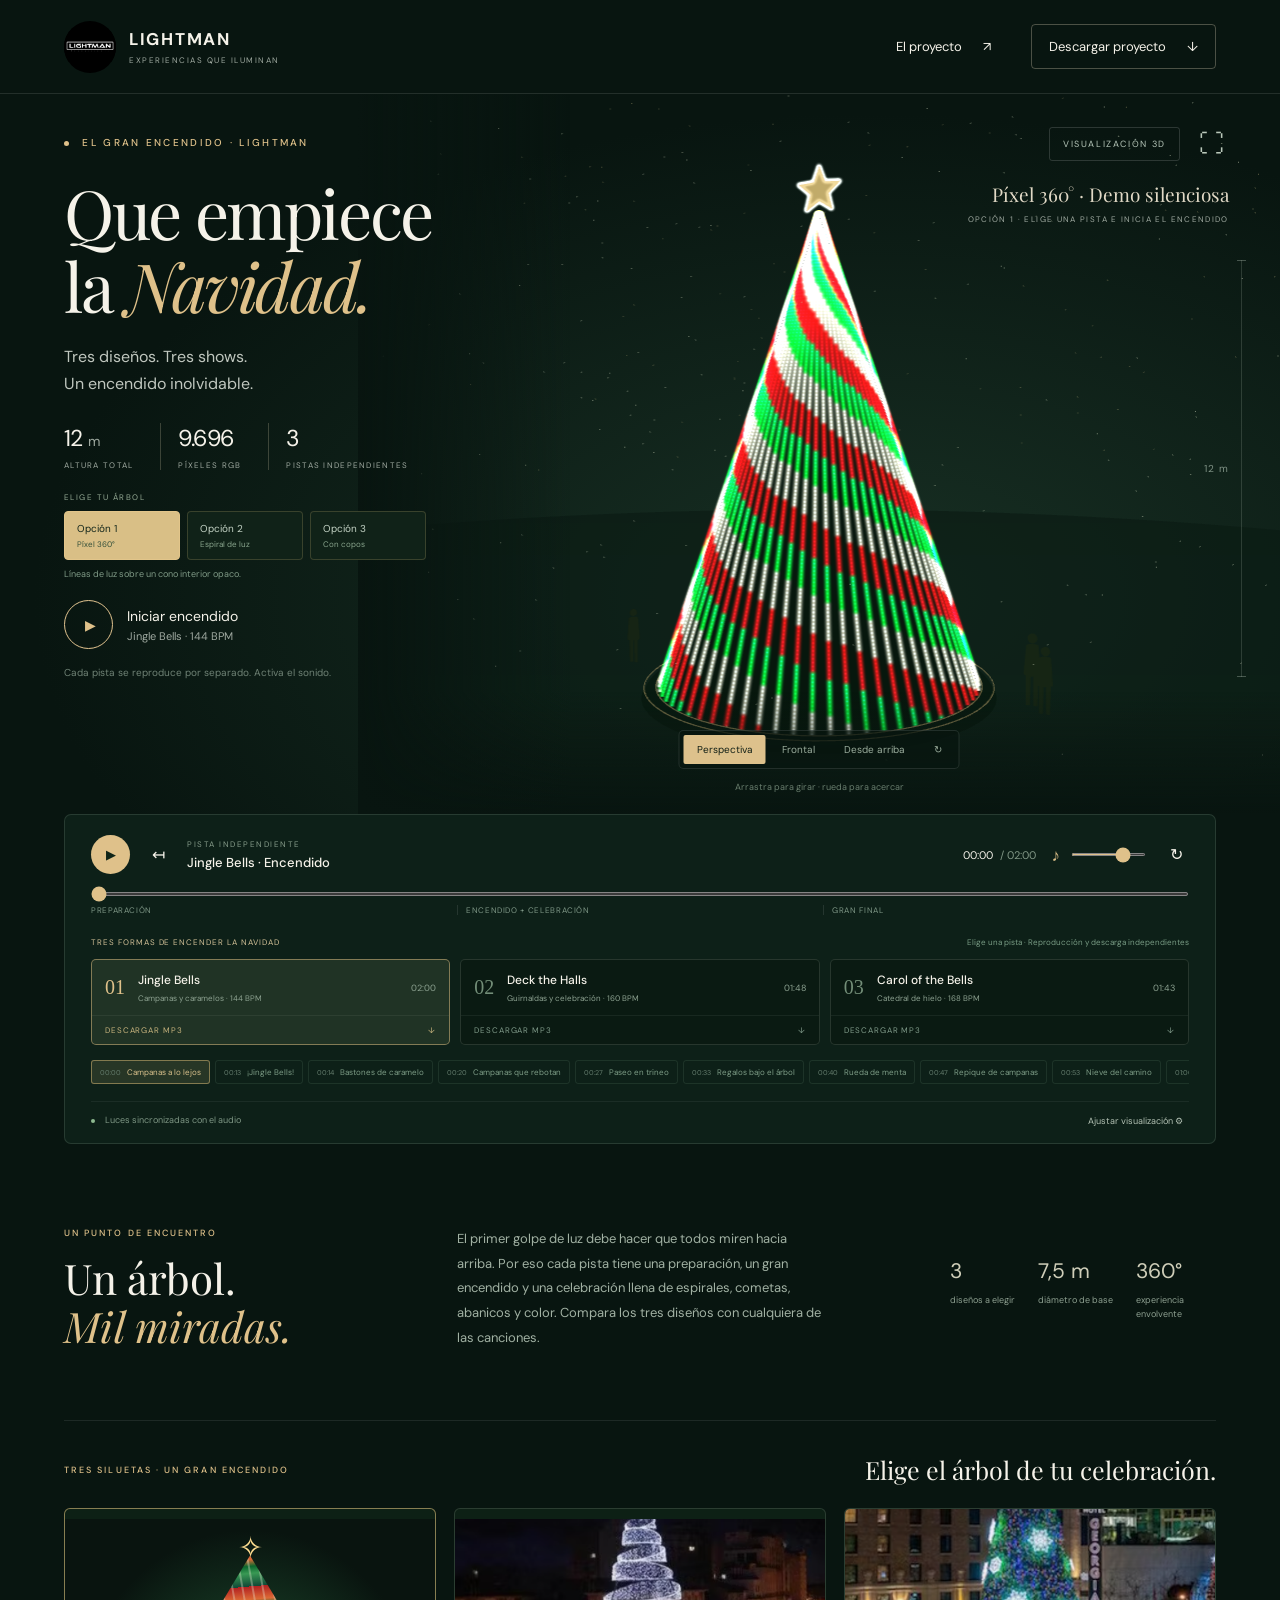
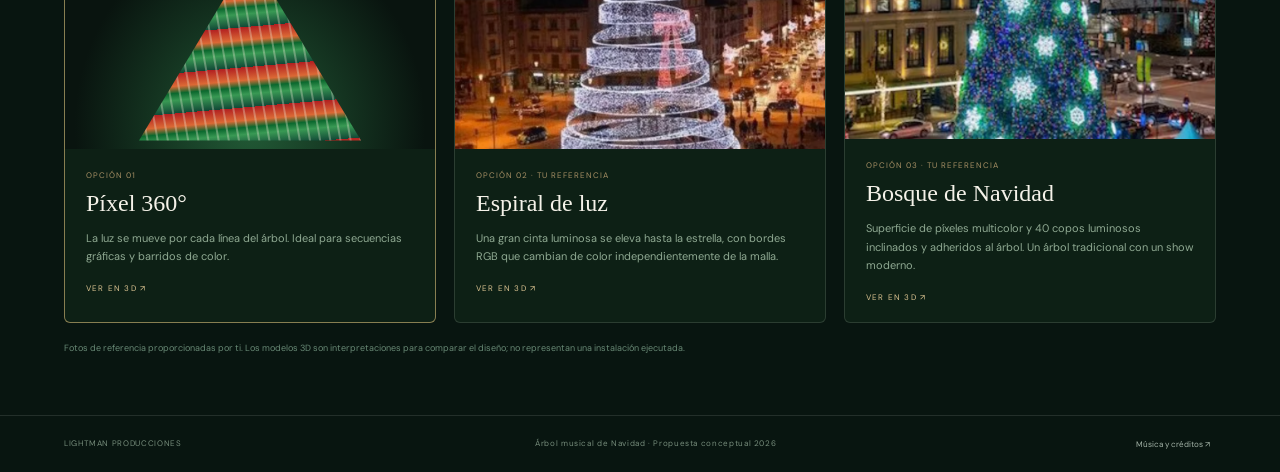
<file: index.html>
<!doctype html>
<html lang="es"><head><meta charset="utf-8"><meta name="viewport" content="width=device-width,initial-scale=1"><meta name="theme-color" content="#071411"><title>LIGHTMAN · Encendido de Navidad · 3 árboles</title><meta name="description" content="Árbol navideño de 12 metros. Tres diseños de árbol de 12 m y tres shows musicales independientes para un encendido espectacular."><link rel="stylesheet" href="style.css?v=4"></head>
<body>
<header class="header"><a class="brand" href="#" aria-label="LIGHTMAN inicio"><img src="assets/lightman-logo-original.jpg" alt="LIGHTMAN Producciones"><span>LIGHTMAN<small>EXPERIENCIAS QUE ILUMINAN</small></span></a><nav aria-label="Proyecto"><button id="open-project">El proyecto <span>↗</span></button><a href="assets/proyecto-navidad-12m.zip" download class="download">Descargar proyecto <span>↓</span></a></nav></header>
<main>
<section class="experience" aria-label="Visualizador del árbol navideño">
<div id="viewer"><canvas id="scene" aria-label="Modelo 3D interactivo de un árbol de Navidad de 12 metros"></canvas><div id="render-error" hidden>El visor 3D requiere WebGL. Puedes consultar el proyecto y escuchar el show en esta misma página.</div><div class="viewer-vignette"></div></div>
<div class="intro"><p class="eyebrow"><span class="live-dot"></span> EL GRAN ENCENDIDO · LIGHTMAN</p><h1>Que empiece<br>la <em>Navidad.</em></h1><p class="lead">Tres diseños. Tres shows.<br>Un encendido inolvidable.</p><div class="specs"><div><b>12 <small>m</small></b><span>ALTURA TOTAL</span></div><div><b>9.696</b><span>PÍXELES RGB</span></div><div><b>3</b><span>PISTAS INDEPENDIENTES</span></div></div><div class="tree-picker"><span>ELIGE TU ÁRBOL</span><div id="tree-options" role="group" aria-label="Diseño de árbol"><button data-tree="1" class="active" aria-pressed="true">Opción 1<small>Píxel 360°</small></button><button data-tree="2" aria-pressed="false">Opción 2<small>Espiral de luz</small></button><button data-tree="3" aria-pressed="false">Opción 3<small>Con copos</small></button></div><p id="tree-description">Líneas de luz y barridos envolventes.</p></div><button class="hero-play" id="hero-play"><span class="play-disc">▶</span><span>Iniciar encendido<small>Cuenta de entrada + gran encendido</small></span></button><p class="sound-note">Cada pista se reproduce por separado. Activa el sonido.</p></div>
<div class="viewer-top"><span class="chip">VISUALIZACIÓN 3D</span><button id="fullscreen" title="Pantalla completa" aria-label="Pantalla completa">⛶</button></div>
<div class="scene-caption"><span id="scene-name">Espiral de bienvenida</span><small id="scene-subtitle">JINGLE BELLS · ACTO I</small></div>
<div class="camera-tools" role="group" aria-label="Perspectiva del árbol"><button data-camera="orbit" class="active">Perspectiva</button><button data-camera="front">Frontal</button><button data-camera="top">Desde arriba</button><button id="rotate" aria-pressed="false" title="Giro automático">↻</button></div><span class="drag-hint">Arrastra para girar · rueda para acercar</span>
<div id="ignition-overlay" class="ignition-overlay" aria-live="off" hidden><span id="ignition-number"></span><small id="ignition-label">EL MOMENTO SE ACERCA</small></div><div class="dimension"><span>12 m</span><i></i></div>
</section>
<section class="console" aria-label="Reproducción del espectáculo">
<div class="transport"><button id="play" class="round" aria-label="Reproducir show">▶</button><button id="restart" aria-label="Volver al inicio" title="Volver al inicio">↤</button><div class="now-playing"><small>PISTA INDEPENDIENTE</small><strong id="track-title">Jingle Bells</strong></div><span class="time" id="clock">00:00 <i>/ 03:00</i></span><label class="volume" title="Volumen"><span id="volume-icon">♪</span><input id="volume" aria-label="Volumen" type="range" min="0" max="100" value="75"></label><button id="loop" aria-pressed="false" title="Repetir show" aria-label="Repetir show">↻</button></div>
<div class="seek-wrap"><input type="range" id="seek" min="0" max="180" value="0" step="0.01" aria-label="Posición del show"><div class="timeline-segments"><span>PREPARACIÓN</span><span>ENCENDIDO + CELEBRACIÓN</span><span>GRAN FINAL</span></div></div>
<div class="music-intro"><span>TRES FORMAS DE ENCENDER LA NAVIDAD</span><small>Elige una pista · Reproducción y descarga independientes</small></div><div class="chapters" id="chapters"></div><div class="cue-strip" id="cue-strip" aria-label="Escenas de la pista"></div><div class="console-footer"><span><i class="sync-dot"></i> Luces sincronizadas con el audio</span><button id="open-controls">Ajustar visualización <span>⚙</span></button></div>
</section>
<section class="concept"><div><p class="eyebrow">UN PUNTO DE ENCUENTRO</p><h2>Un árbol.<br><em>Mil miradas.</em></h2></div><p>El primer golpe de luz debe hacer que todos miren hacia arriba. Por eso cada pista tiene una preparación, un gran encendido y una celebración llena de espirales, cometas, abanicos y color. Compara los tres diseños con cualquiera de las canciones.</p><div class="concept-numbers"><span><b>3</b>diseños a elegir</span><span><b>7,5 m</b>diámetro de base</span><span><b>360°</b>experiencia envolvente</span></div></section>
<section class="design-gallery" aria-label="Diseños y referencias"><div class="gallery-heading"><p class="eyebrow">TRES SILUETAS · UN GRAN ENCENDIDO</p><h2>Elige el árbol de tu celebración.</h2></div><div class="design-cards"><button data-design-card="1"><div class="design-art pixel-art"><i></i><b>✧</b></div><span class="design-number">OPCIÓN 01</span><strong>Píxel 360°</strong><p>La luz se mueve por cada línea del árbol. Ideal para secuencias gráficas y barridos de color.</p><small>VER EN 3D ↗</small></button><button data-design-card="2"><img src="assets/references/espiral-referencia.png" alt="Referencia del árbol en espiral blanca proporcionada por el usuario"><span class="design-number">OPCIÓN 02 · TU REFERENCIA</span><strong>Espiral de luz</strong><p>Una gran cinta luminosa se eleva hasta la estrella, con bordes RGB que cambian de color independientemente de la malla.</p><small>VER EN 3D ↗</small></button><button data-design-card="3"><img src="assets/references/copos-referencia.png" alt="Referencia del árbol multicolor con copos proporcionada por el usuario"><span class="design-number">OPCIÓN 03 · TU REFERENCIA</span><strong>Bosque de Navidad</strong><p>Superficie de píxeles multicolor y 40 copos luminosos inclinados y adheridos al árbol. Un árbol tradicional con un show moderno.</p><small>VER EN 3D ↗</small></button></div><p class="reference-note">Fotos de referencia proporcionadas por ti. Los modelos 3D son interpretaciones para comparar el diseño; no representan una instalación ejecutada.</p></section>
<footer><span>LIGHTMAN PRODUCCIONES</span><span>Árbol musical de Navidad · Propuesta conceptual 2026</span><button id="music-credits">Música y créditos ↗</button></footer>
</main>
<audio id="audio" preload="auto" src="assets/audio/jingle-encendido.mp3"></audio>
<dialog id="settings"><div class="dialog-head"><div><p class="eyebrow">ELIGE TU PERSPECTIVA</p><h2>Tu experiencia.</h2></div><button class="close" aria-label="Cerrar">×</button></div><label>Brillo de las luces <output id="brightness-out">85 %</output><input type="range" id="brightness" min="15" max="100" value="85"></label><label><input id="snow" type="checkbox" checked> Nieve ambiental</label><label><input id="guides" type="checkbox"> Mostrar estructura y medidas</label><fieldset id="edge-controls" class="edge-controls" hidden><legend>Bordes de la espiral · Elemento independiente</legend><label>Paleta de los bordes<select id="edge-palette"><option value="">Seguir coreografía de la pista</option><option value="christmas">Rojo, verde y dorado</option><option value="gold">Dorado</option><option value="midnight">Azul y violeta</option><option value="aurora">Aurora</option><option value="multicolor">Multicolor</option></select></label><label>Brillo de los bordes <output id="edge-brightness-out">100 %</output><input type="range" id="edge-brightness" min="0" max="100" value="100"></label><p class="quiet">El borde superior y el inferior tienen animación propia. El control no modifica la malla del árbol.</p></fieldset><p class="quiet">La música y las luces usan el mismo reloj. Puedes pausar, avanzar o repetir el show sin perder la sincronización.</p></dialog>
<dialog id="project"><div class="dialog-head"><div><p class="eyebrow">PROYECTO INTEGRAL · 12 METROS</p><h2>Navidad LIGHTMAN.</h2></div><button class="close" aria-label="Cerrar">×</button></div><div class="project-tabs"><button class="active" data-project-tab="design">Diseño</button><button data-project-tab="technical">Técnica</button><button data-project-tab="budget">Presupuesto</button><button data-project-tab="files">Archivos</button></div><div id="project-content"></div></dialog>
<dialog id="credits"><div class="dialog-head"><div><p class="eyebrow">TRES PISTAS · TRES ENCENDIDOS</p><h2>Navidad con más energía.</h2></div><button class="close" aria-label="Cerrar">×</button></div><p>Tres arreglos instrumentales independientes, creados para este proyecto. Bombo dance, clap, cascabeles, bajo, arpegios, cuerdas y metales se unen a las melodías de Jingle Bells, Deck the Halls y Carol of the Bells / Shchedryk.</p><p>Las pistas son sintetizadas desde cero; no utilizan grabaciones comerciales, samples ni voces de terceros. La última pista utiliza el motivo instrumental de Shchedryk, sin la letra inglesa moderna.</p><div id="credit-links"></div><div id="music-downloads"></div><p class="quiet">Motor 3D: Three.js, licencia MIT. Fotos de referencia aportadas por el usuario.</p></dialog>
<div class="toast" id="toast" role="status" aria-live="polite"></div>
<script src="assets/three.min.js"></script><script src="tracks-data.js?v=4"></script><script src="choreography.js?v=4"></script><script src="engine.js?v=4"></script><script src="app.js?v=4"></script>
</body></html>
</file>
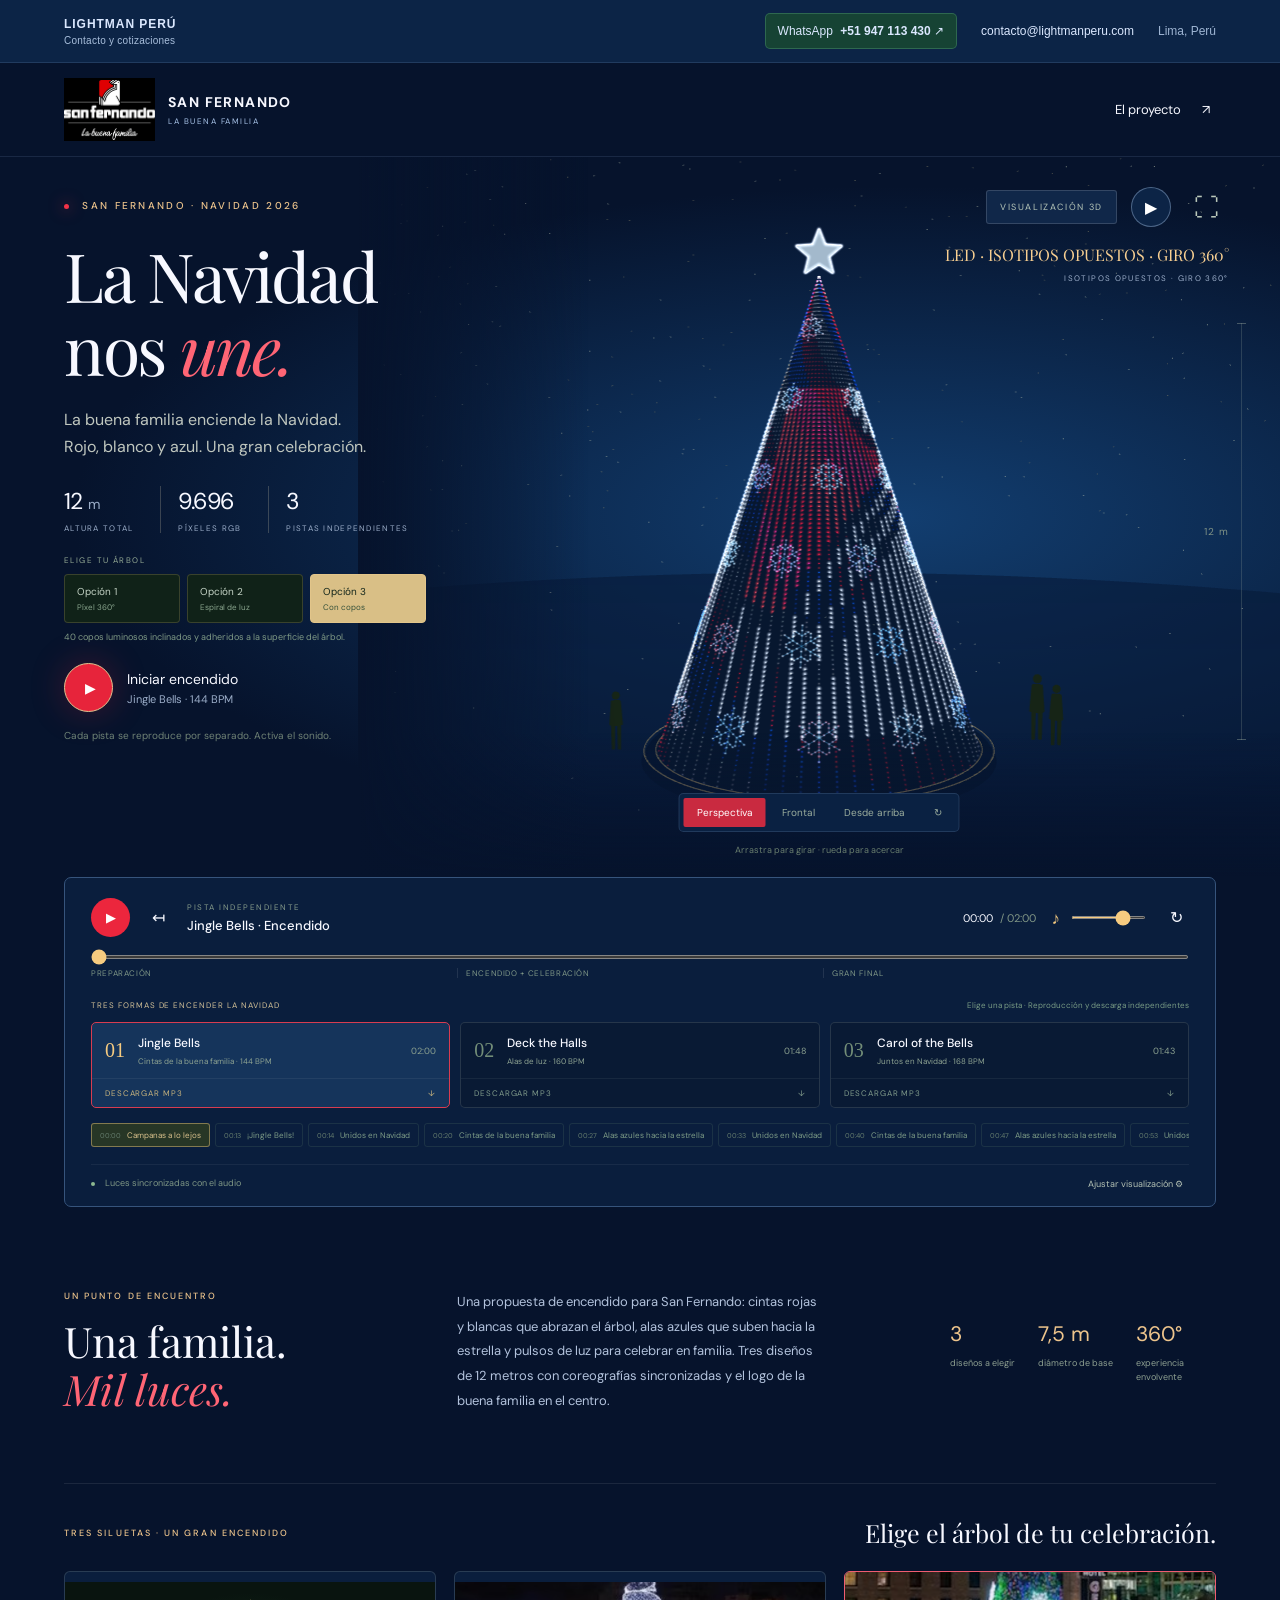
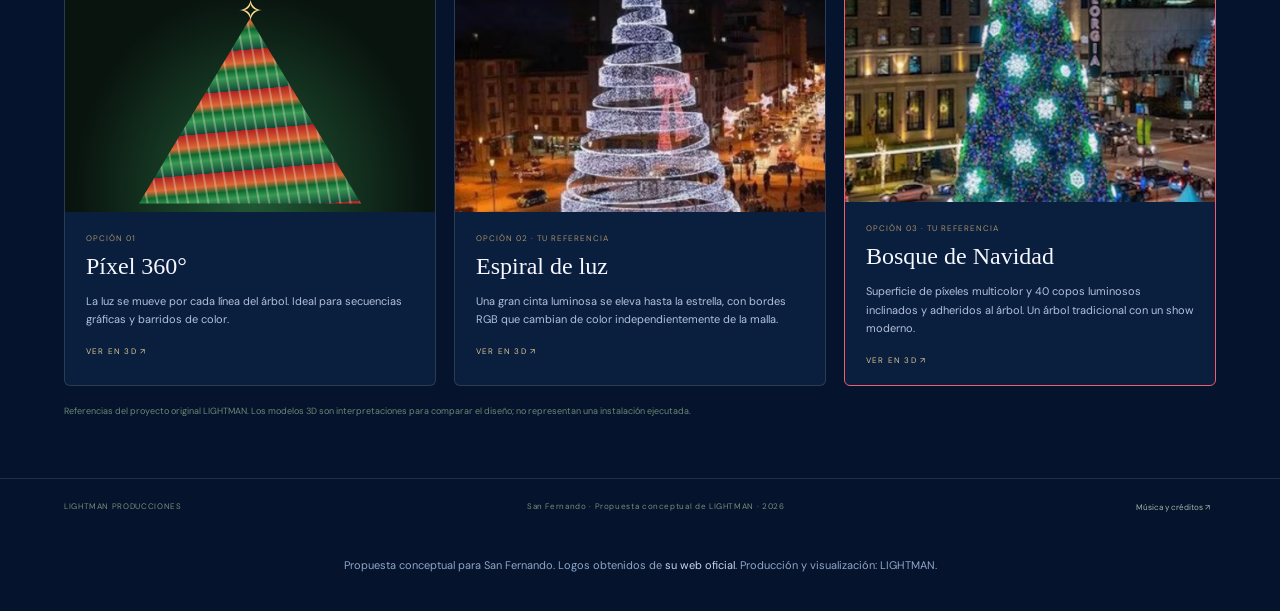
<file: san-fernando/index.html>
<!doctype html>
<html lang="es"><head><meta charset="utf-8"><meta name="viewport" content="width=device-width,initial-scale=1"><meta name="theme-color" content="#071411"><title>LIGHTMAN · Navidad San Fernando</title><link rel="icon" type="image/svg+xml" href="favicon.svg"><link rel="canonical" href="https://lightmanshows.github.io/arbol-navidad-12m/san-fernando/"><meta name="description" content="Árbol navideño de 12 metros. Tres diseños de árbol de 12 m y tres shows musicales independientes para un encendido espectacular."><link rel="stylesheet" href="style.css?v=4"><link rel="stylesheet" href="san-fernando.css?v=3"><script>if(location.hostname.endsWith(".chatgpt.site"))location.replace("https://lightmanshows.github.io/arbol-navidad-12m/san-fernando/"+location.search+location.hash);</script></head>
<body>
<aside class="lightman-contact" aria-label="Contacto de LIGHTMAN Perú"><a class="contact-company" href="https://lightmanperu.com/contacto.html" target="_blank" rel="noopener">LIGHTMAN PERÚ <small>Contacto y cotizaciones</small></a><div class="contact-links"><a class="contact-whatsapp" href="https://wa.me/51947113430" target="_blank" rel="noopener" aria-label="Contactar a LIGHTMAN por WhatsApp al +51 947 113 430">WhatsApp <strong>+51 947 113 430</strong> ↗</a><a href="mailto:contacto@lightmanperu.com">contacto@lightmanperu.com</a><span class="contact-location">Lima, Perú</span></div></aside>
<header class="header"><a class="brand" href="#" aria-label="LIGHTMAN inicio"><img src="assets/san-fernando-logo.webp" alt="San Fernando · La buena familia"><span>SAN FERNANDO<small>LA BUENA FAMILIA</small></span></a><nav aria-label="Proyecto"><button id="open-project">El proyecto <span>↗</span></button></nav></header>
<main>
<section class="experience" aria-label="Visualizador del árbol navideño">
<div id="viewer"><canvas id="scene" aria-label="Modelo 3D interactivo de un árbol de Navidad de 12 metros"></canvas><div id="render-error" hidden>El visor 3D requiere WebGL. Puedes consultar el proyecto y escuchar el show en esta misma página.</div><div class="viewer-vignette"></div></div>
<div class="intro"><p class="eyebrow"><span class="live-dot"></span> SAN FERNANDO · NAVIDAD 2026</p><h1>La Navidad<br>nos <em>une.</em></h1><p class="lead">La buena familia enciende la Navidad.<br>Rojo, blanco y azul. Una gran celebración.</p><div class="specs"><div><b>12 <small>m</small></b><span>ALTURA TOTAL</span></div><div><b>9.696</b><span>PÍXELES RGB</span></div><div><b>3</b><span>PISTAS INDEPENDIENTES</span></div></div><div class="tree-picker"><span>ELIGE TU ÁRBOL</span><div id="tree-options" role="group" aria-label="Diseño de árbol"><button data-tree="1" class="active" aria-pressed="true">Opción 1<small>Píxel 360°</small></button><button data-tree="2" aria-pressed="false">Opción 2<small>Espiral de luz</small></button><button data-tree="3" aria-pressed="false">Opción 3<small>Con copos</small></button></div><p id="tree-description">Líneas de luz y barridos envolventes.</p></div><button class="hero-play" id="hero-play"><span class="play-disc">▶</span><span>Iniciar encendido<small>Cuenta de entrada + gran encendido</small></span></button><p class="sound-note">Cada pista se reproduce por separado. Activa el sonido.</p></div>
<div class="viewer-top"><span class="chip">VISUALIZACIÓN 3D</span><button id="viewer-play" aria-label="Reproducir música" title="Reproducir o pausar música">▶</button><button id="fullscreen" title="Pantalla completa" aria-label="Pantalla completa">⛶</button></div>
<div class="scene-caption"><span id="scene-name">Espiral de bienvenida</span><small id="scene-subtitle">JINGLE BELLS · ACTO I</small></div>
<div class="camera-tools" role="group" aria-label="Perspectiva del árbol"><button data-camera="orbit" class="active">Perspectiva</button><button data-camera="front">Frontal</button><button data-camera="top">Desde arriba</button><button id="rotate" aria-pressed="false" title="Giro automático">↻</button></div><span class="drag-hint">Arrastra para girar · rueda para acercar</span>
<div id="ignition-overlay" class="ignition-overlay" aria-live="off" hidden><span id="ignition-number"></span><small id="ignition-label">EL MOMENTO SE ACERCA</small></div><div class="dimension"><span>12 m</span><i></i></div>
</section>
<section class="console" aria-label="Reproducción del espectáculo">
<div class="transport"><button id="play" class="round" aria-label="Reproducir show">▶</button><button id="restart" aria-label="Volver al inicio" title="Volver al inicio">↤</button><div class="now-playing"><small>PISTA INDEPENDIENTE</small><strong id="track-title">Jingle Bells</strong></div><span class="time" id="clock">00:00 <i>/ 03:00</i></span><label class="volume" title="Volumen"><span id="volume-icon">♪</span><input id="volume" aria-label="Volumen" type="range" min="0" max="100" value="75"></label><button id="loop" aria-pressed="false" title="Repetir show" aria-label="Repetir show">↻</button></div>
<div class="seek-wrap"><input type="range" id="seek" min="0" max="180" value="0" step="0.01" aria-label="Posición del show"><div class="timeline-segments"><span>PREPARACIÓN</span><span>ENCENDIDO + CELEBRACIÓN</span><span>GRAN FINAL</span></div></div>
<div class="music-intro"><span>TRES FORMAS DE ENCENDER LA NAVIDAD</span><small>Elige una pista · Reproducción y descarga independientes</small></div><div class="chapters" id="chapters"></div><div class="cue-strip" id="cue-strip" aria-label="Escenas de la pista"></div><div class="console-footer"><span><i class="sync-dot"></i> Luces sincronizadas con el audio</span><button id="open-controls">Ajustar visualización <span>⚙</span></button></div>
</section>
<section class="concept"><div><p class="eyebrow">UN PUNTO DE ENCUENTRO</p><h2>Una familia.<br><em>Mil luces.</em></h2></div><p>Una propuesta de encendido para San Fernando: cintas rojas y blancas que abrazan el árbol, alas azules que suben hacia la estrella y pulsos de luz para celebrar en familia. Tres diseños de 12 metros con coreografías sincronizadas y el logo de la buena familia en el centro.</p><div class="concept-numbers"><span><b>3</b>diseños a elegir</span><span><b>7,5 m</b>diámetro de base</span><span><b>360°</b>experiencia envolvente</span></div></section>
<section class="design-gallery" aria-label="Diseños y referencias"><div class="gallery-heading"><p class="eyebrow">TRES SILUETAS · UN GRAN ENCENDIDO</p><h2>Elige el árbol de tu celebración.</h2></div><div class="design-cards"><button data-design-card="1"><div class="design-art pixel-art"><i></i><b>✧</b></div><span class="design-number">OPCIÓN 01</span><strong>Píxel 360°</strong><p>La luz se mueve por cada línea del árbol. Ideal para secuencias gráficas y barridos de color.</p><small>VER EN 3D ↗</small></button><button data-design-card="2"><img src="assets/references/espiral-referencia.png" alt="Referencia del árbol en espiral blanca proporcionada por el usuario"><span class="design-number">OPCIÓN 02 · TU REFERENCIA</span><strong>Espiral de luz</strong><p>Una gran cinta luminosa se eleva hasta la estrella, con bordes RGB que cambian de color independientemente de la malla.</p><small>VER EN 3D ↗</small></button><button data-design-card="3"><img src="assets/references/copos-referencia.png" alt="Referencia del árbol multicolor con copos proporcionada por el usuario"><span class="design-number">OPCIÓN 03 · TU REFERENCIA</span><strong>Bosque de Navidad</strong><p>Superficie de píxeles multicolor y 40 copos luminosos inclinados y adheridos al árbol. Un árbol tradicional con un show moderno.</p><small>VER EN 3D ↗</small></button></div><p class="reference-note">Referencias del proyecto original LIGHTMAN. Los modelos 3D son interpretaciones para comparar el diseño; no representan una instalación ejecutada.</p></section>
<footer><span>LIGHTMAN PRODUCCIONES</span><span>San Fernando · Propuesta conceptual de LIGHTMAN · 2026</span><button id="music-credits">Música y créditos ↗</button></footer><p class="brand-credit">Propuesta conceptual para San Fernando. Logos obtenidos de <a href="https://corporativo.sanfernando.pe/" target="_blank" rel="noopener">su web oficial</a>. Producción y visualización: LIGHTMAN.</p>
</main>
<audio id="audio" preload="auto" src="assets/audio/jingle-encendido.mp3"></audio>
<dialog id="settings"><div class="dialog-head"><div><p class="eyebrow">ELIGE TU PERSPECTIVA</p><h2>Tu experiencia.</h2></div><button class="close" aria-label="Cerrar">×</button></div><label>Brillo de las luces <output id="brightness-out">85 %</output><input type="range" id="brightness" min="15" max="100" value="85"></label><label><input id="snow" type="checkbox" checked> Nieve ambiental</label><label><input id="guides" type="checkbox"> Mostrar estructura y medidas</label><fieldset id="edge-controls" class="edge-controls" hidden><legend>Bordes de la espiral · Elemento independiente</legend><label>Paleta de los bordes<select id="edge-palette"><option value="">Seguir coreografía de la pista</option><option value="sanfernando">San Fernando · Rojo, blanco y azul</option><option value="christmas">Rojo, verde y dorado</option><option value="gold">Dorado</option><option value="midnight">Azul y violeta</option><option value="aurora">Aurora</option><option value="multicolor">Multicolor</option></select></label><label>Brillo de los bordes <output id="edge-brightness-out">100 %</output><input type="range" id="edge-brightness" min="0" max="100" value="100"></label><p class="quiet">El borde superior y el inferior tienen animación propia. El control no modifica la malla del árbol.</p></fieldset><p class="quiet">La música y las luces usan el mismo reloj. Puedes pausar, avanzar o repetir el show sin perder la sincronización.</p></dialog>
<dialog id="project"><div class="dialog-head"><div><p class="eyebrow">PROYECTO INTEGRAL · 12 METROS</p><h2>Navidad San Fernando.</h2></div><button class="close" aria-label="Cerrar">×</button></div><div class="project-tabs"><button class="active" data-project-tab="design">Diseño</button><button data-project-tab="technical">Técnica</button><button data-project-tab="budget">Presupuesto</button></div><div id="project-content"></div></dialog>
<dialog id="credits"><div class="dialog-head"><div><p class="eyebrow">TRES PISTAS · TRES ENCENDIDOS</p><h2>Navidad con más energía.</h2></div><button class="close" aria-label="Cerrar">×</button></div><p>Tres arreglos instrumentales independientes, creados para este proyecto. Bombo dance, clap, cascabeles, bajo, arpegios, cuerdas y metales se unen a las melodías de Jingle Bells, Deck the Halls y Carol of the Bells / Shchedryk.</p><p>Las pistas son sintetizadas desde cero; no utilizan grabaciones comerciales, samples ni voces de terceros. La última pista utiliza el motivo instrumental de Shchedryk, sin la letra inglesa moderna.</p><div id="credit-links"></div><div id="music-downloads"></div><p class="quiet">Motor 3D: Three.js, licencia MIT. Fotos de referencia aportadas por el usuario.</p></dialog>
<div class="toast" id="toast" role="status" aria-live="polite"></div>
<script src="assets/three.min.js"></script><script src="tracks-data.js?v=4"></script><script src="choreography.js?v=4"></script><script src="engine.js?v=8"></script><script src="led-brand.js?v=16"></script><script src="app.js?v=19"></script>
</body></html>
</file>
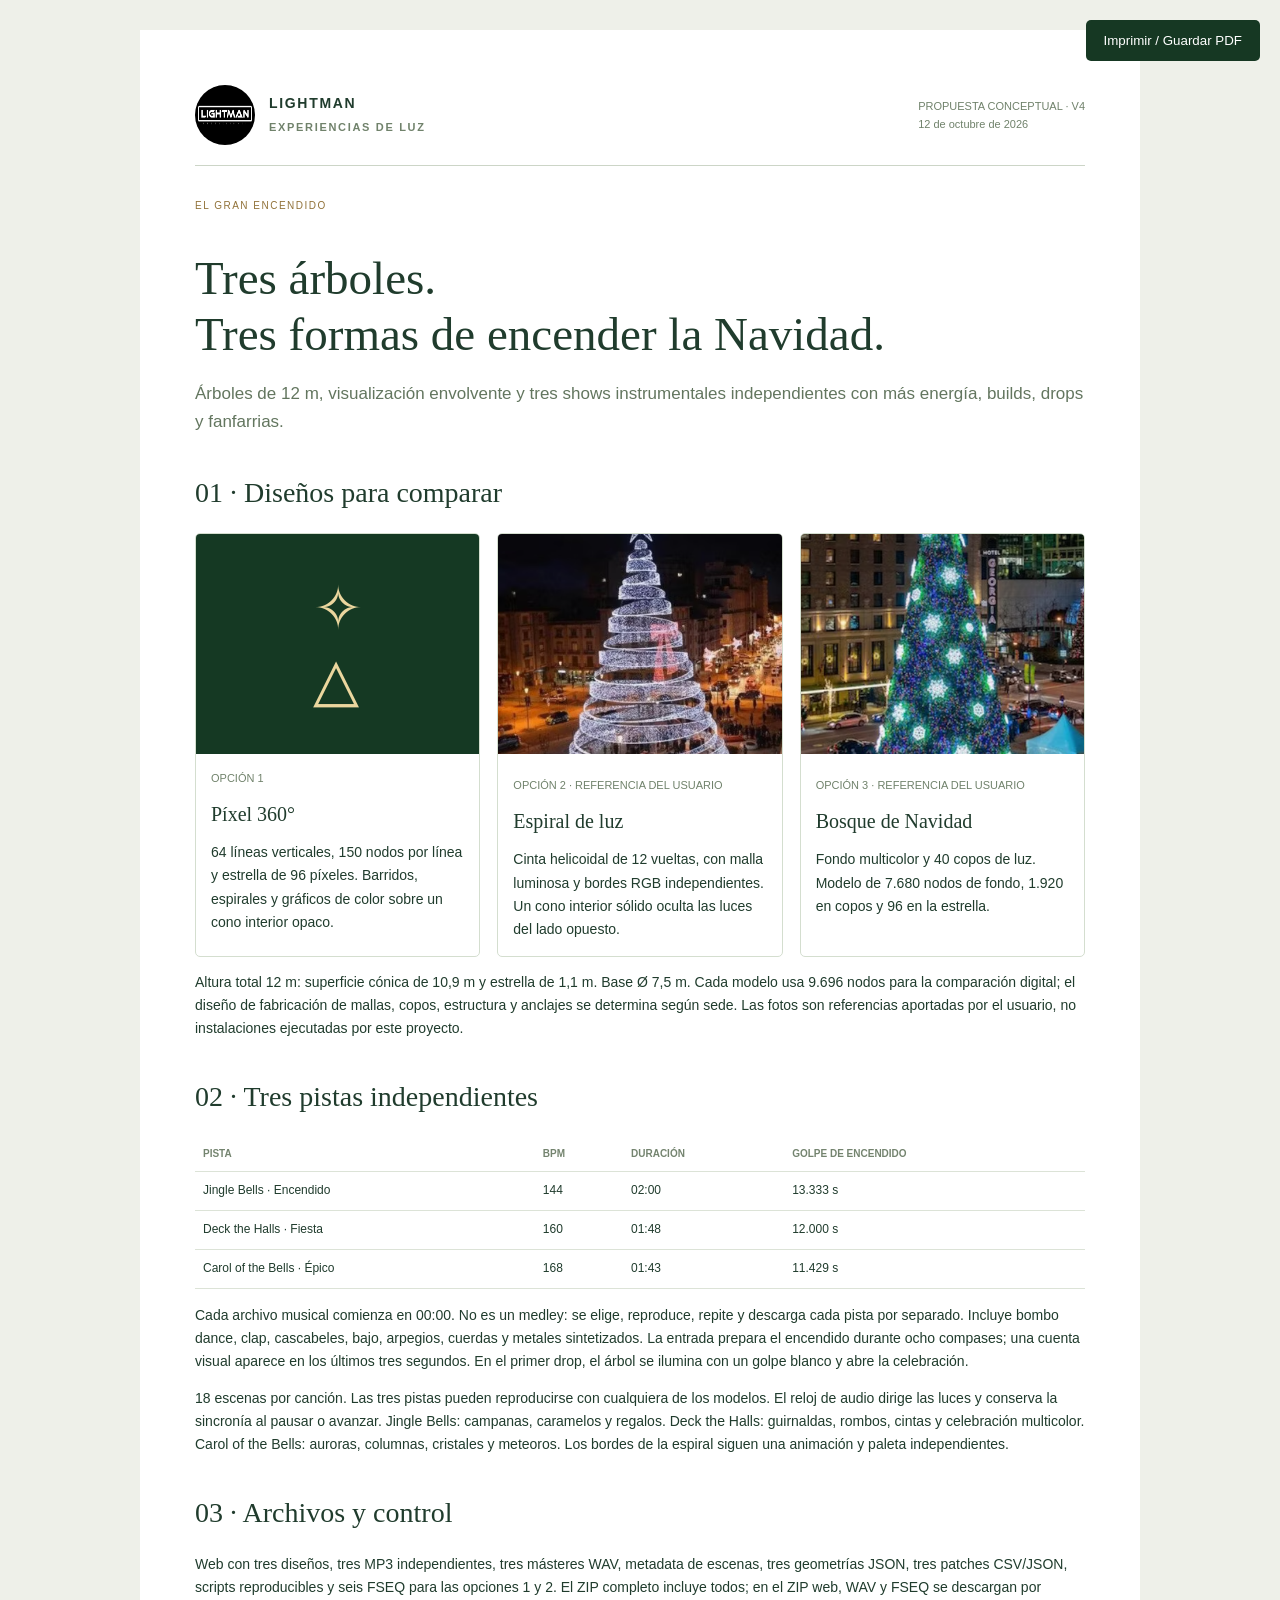
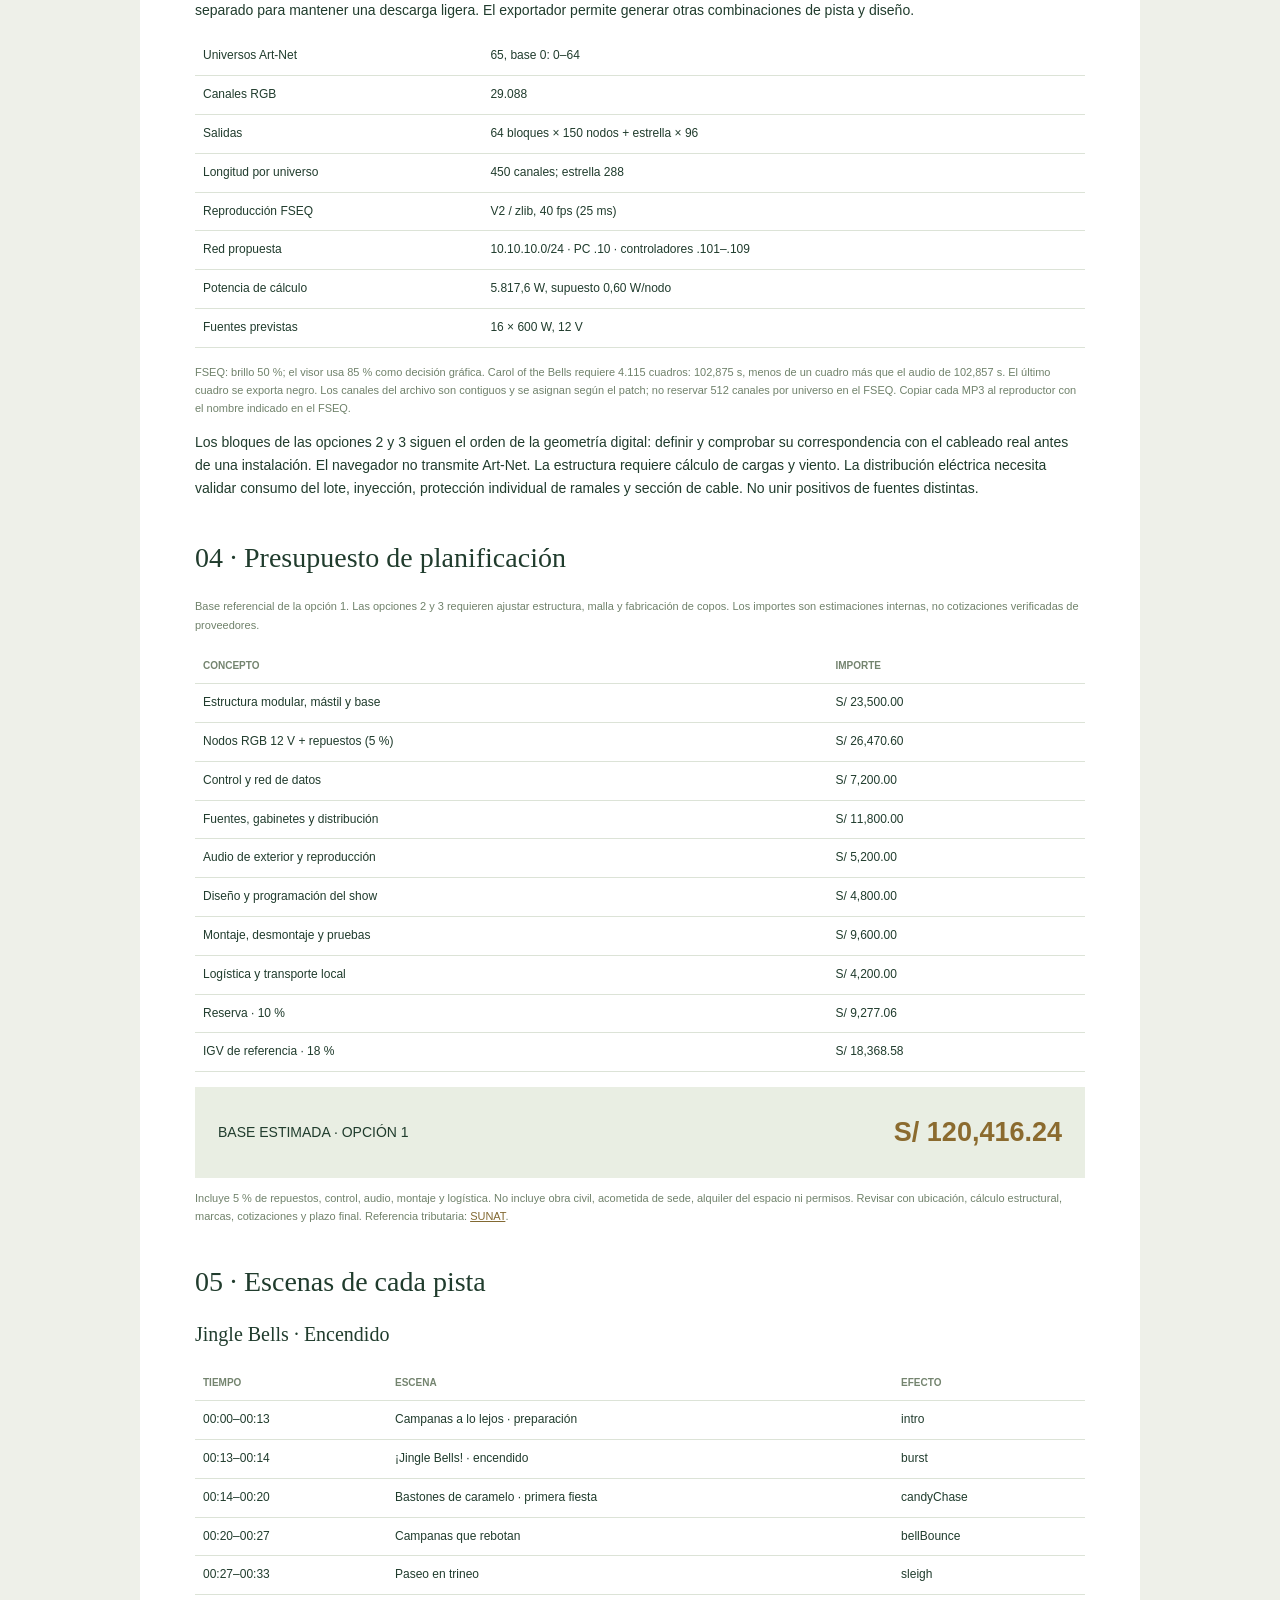
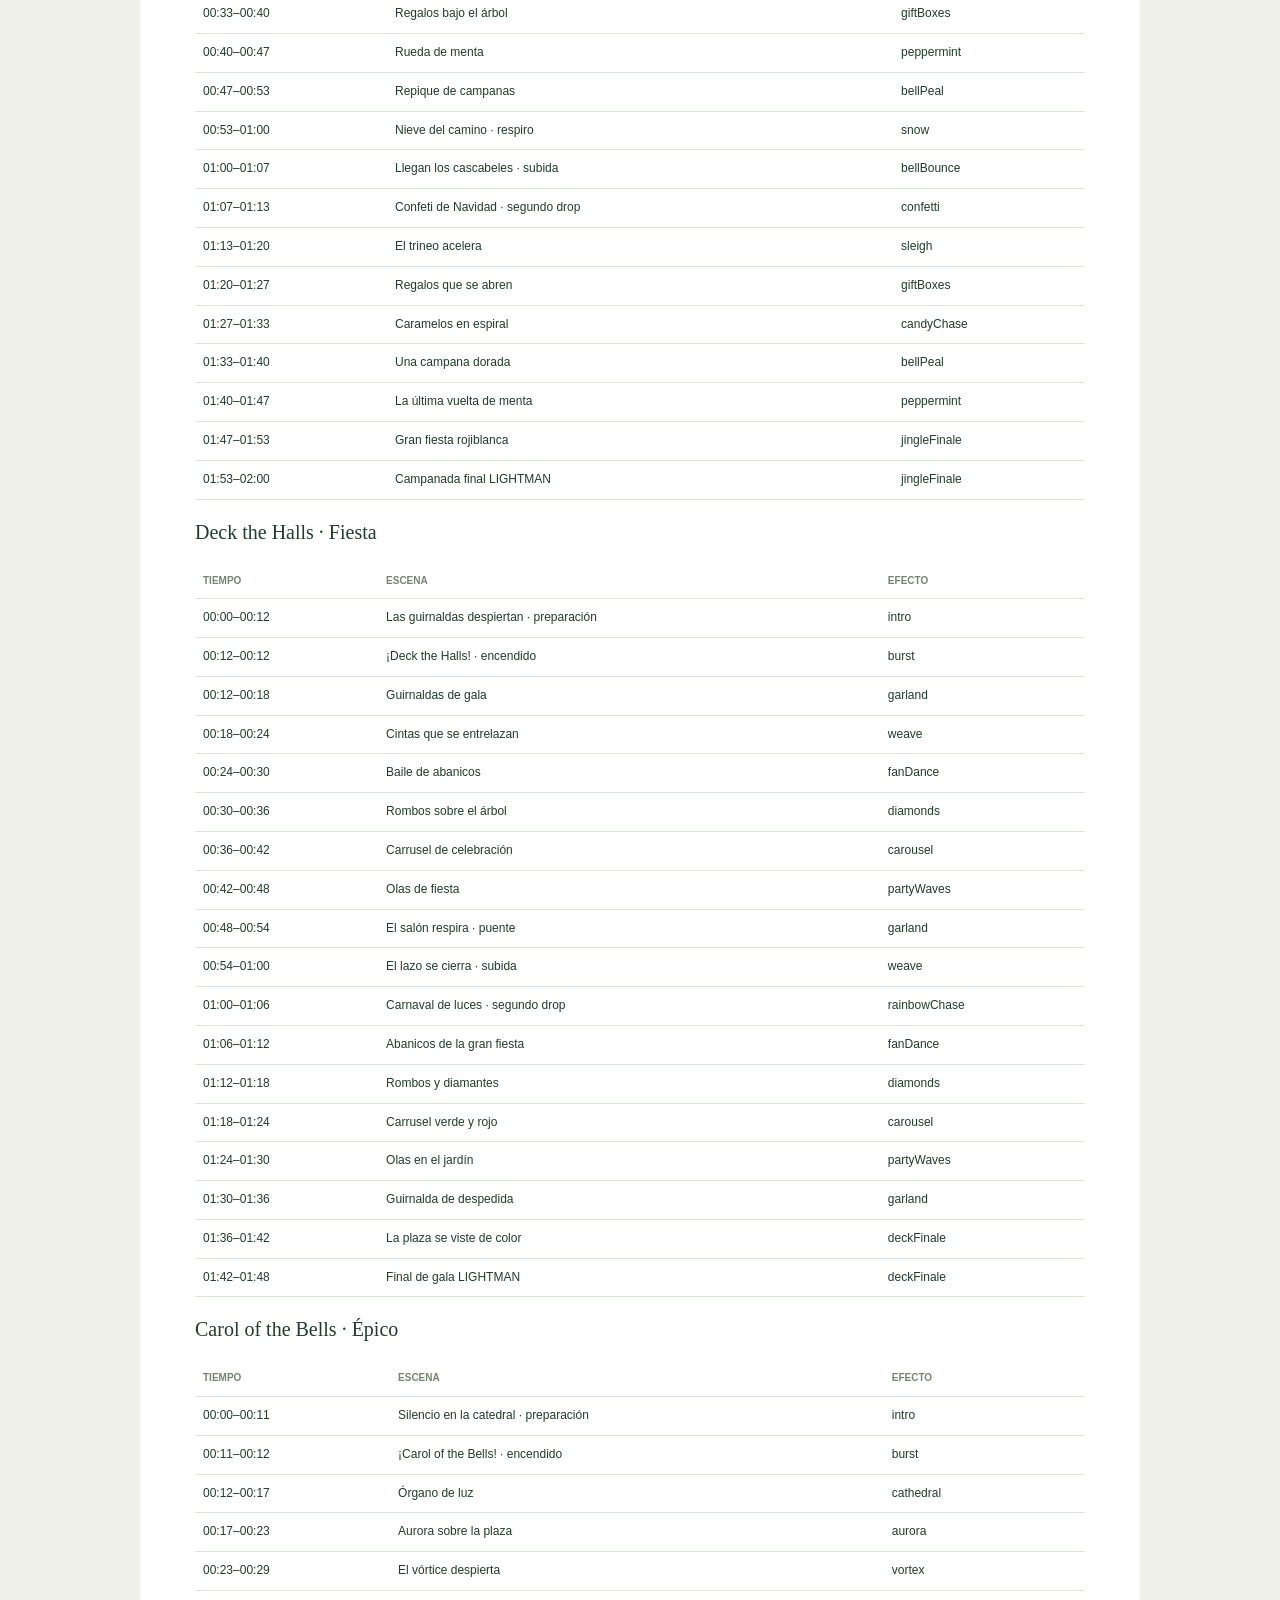
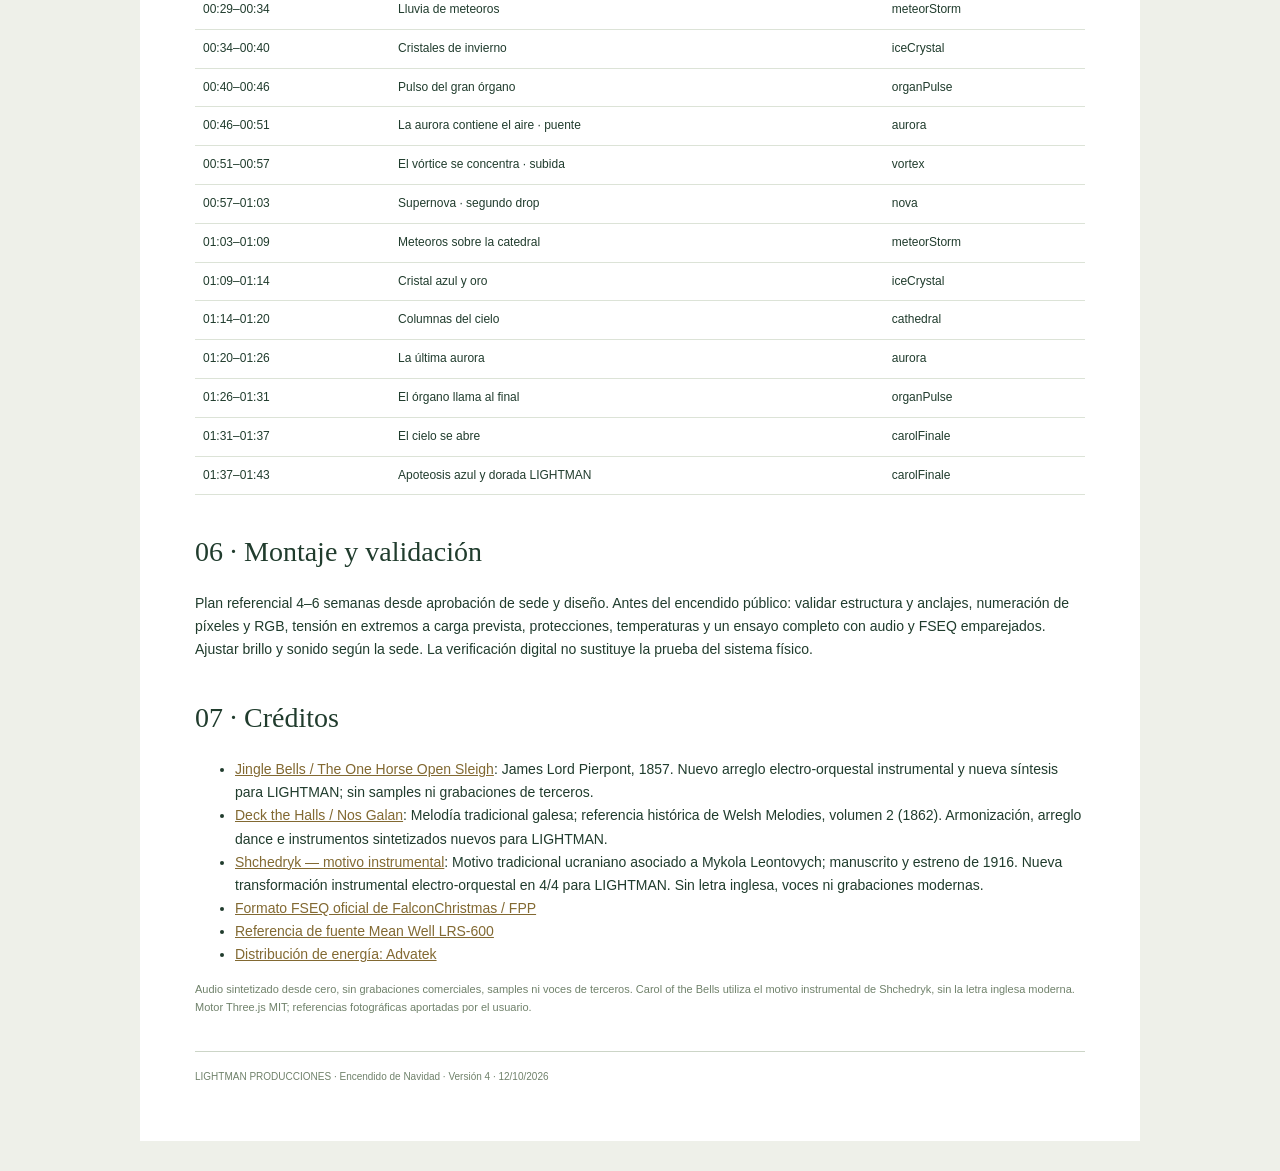
<file: proyecto.html>
<!doctype html><html lang="es"><head><meta charset="utf-8"><meta name="viewport" content="width=device-width,initial-scale=1"><title>LIGHTMAN · Tres árboles, tres encendidos</title><style>*{box-sizing:border-box}body{background:#eef0e9;color:#203c2d;font:14px/1.65 Arial,sans-serif;margin:0}main{background:#fff;max-width:1000px;margin:30px auto;padding:55px}header{display:flex;justify-content:space-between;border-bottom:1px solid #ccd5c7;padding-bottom:20px;align-items:center}header img{width:60px;height:60px;border-radius:50%}.brand{display:flex;align-items:center;gap:14px;letter-spacing:.12em}h1,h2,h3{font-family:Georgia,serif;font-weight:400;line-height:1.2}h1{font-size:47px;margin:35px 0 18px}h2{font-size:28px;margin-top:40px}h3{font-size:20px}.label{font-size:10px;letter-spacing:.15em;color:#917239;text-transform:uppercase}.summary{font-size:17px;color:#63765f}small,.note{font-size:11px;color:#70826b}.options{display:grid;grid-template-columns:repeat(3,1fr);gap:17px}.options>div{border:1px solid #d4decf;border-radius:5px;overflow:hidden}.options p,.options h3,.options small{margin:15px;display:block}.options img,.drawing{width:100%;height:220px;object-fit:cover;object-position:50% 40%}.drawing{background:#153923;display:grid;place-items:center;color:#ebd69e;font:60px Georgia,serif}table{width:100%;border-collapse:collapse;font-size:12px;margin:15px 0}td,th{padding:9px 8px;border-bottom:1px solid #dce3d7;text-align:left}th{font-size:10px;color:#74846f;text-transform:uppercase}.total{padding:23px;background:#e9eee3;display:flex;justify-content:space-between;align-items:center}.total strong{font-size:27px;color:#8b6b2f}a{color:#826932}.print{position:fixed;right:20px;top:20px;border:0;border-radius:5px;background:#163823;color:#fff;padding:13px 18px;cursor:pointer}footer{border-top:1px solid #ccd5c7;margin-top:35px;padding-top:17px;font-size:10px;color:#70826b}@media(max-width:700px){main{padding:25px;margin:0}h1{font-size:35px}.options{grid-template-columns:1fr}}@media print{body{background:#fff;font-size:11px}main{max-width:none;margin:0;padding:7mm}.print{display:none}h1{font-size:33px}h2,h3{break-after:avoid}tr,.options,.total{break-inside:avoid}.pagebreak{break-before:page}@page{size:A4;margin:12mm}}</style></head><body><button class="print" onclick="window.print()">Imprimir / Guardar PDF</button><main><header><div class="brand"><img src="assets/lightman-logo-original.jpg" alt="LIGHTMAN"><strong>LIGHTMAN<br><small>EXPERIENCIAS DE LUZ</small></strong></div><small>PROPUESTA CONCEPTUAL · V4<br>12 de octubre de 2026</small></header><p class="label" style="margin-top:32px">El gran encendido</p><h1>Tres árboles.<br>Tres formas de encender la Navidad.</h1><p class="summary">Árboles de 12 m, visualización envolvente y tres shows instrumentales independientes con más energía, builds, drops y fanfarrias.</p><h2>01 · Diseños para comparar</h2><div class="options"><div><div class="drawing">✧<br>△</div><small>OPCIÓN 1</small><h3>Píxel 360°</h3><p>64 líneas verticales, 150 nodos por línea y estrella de 96 píxeles. Barridos, espirales y gráficos de color sobre un cono interior opaco.</p></div><div><img src="assets/references/espiral-referencia.png" alt="Referencia de espiral del usuario"><small>OPCIÓN 2 · REFERENCIA DEL USUARIO</small><h3>Espiral de luz</h3><p>Cinta helicoidal de 12 vueltas, con malla luminosa y bordes RGB independientes. Un cono interior sólido oculta las luces del lado opuesto.</p></div><div><img src="assets/references/copos-referencia.png" alt="Referencia de árbol con copos del usuario"><small>OPCIÓN 3 · REFERENCIA DEL USUARIO</small><h3>Bosque de Navidad</h3><p>Fondo multicolor y 40 copos de luz. Modelo de 7.680 nodos de fondo, 1.920 en copos y 96 en la estrella.</p></div></div><p>Altura total 12 m: superficie cónica de 10,9 m y estrella de 1,1 m. Base Ø 7,5 m. Cada modelo usa 9.696 nodos para la comparación digital; el diseño de fabricación de mallas, copos, estructura y anclajes se determina según sede. Las fotos son referencias aportadas por el usuario, no instalaciones ejecutadas por este proyecto.</p><h2>02 · Tres pistas independientes</h2><table><thead><tr><th>Pista</th><th>BPM</th><th>Duración</th><th>Golpe de encendido</th></tr></thead><tbody><tr><td>Jingle Bells · Encendido</td><td>144</td><td>02:00</td><td>13.333 s</td></tr><tr><td>Deck the Halls · Fiesta</td><td>160</td><td>01:48</td><td>12.000 s</td></tr><tr><td>Carol of the Bells · Épico</td><td>168</td><td>01:43</td><td>11.429 s</td></tr></tbody></table><p>Cada archivo musical comienza en 00:00. No es un medley: se elige, reproduce, repite y descarga cada pista por separado. Incluye bombo dance, clap, cascabeles, bajo, arpegios, cuerdas y metales sintetizados. La entrada prepara el encendido durante ocho compases; una cuenta visual aparece en los últimos tres segundos. En el primer drop, el árbol se ilumina con un golpe blanco y abre la celebración.</p><p>18 escenas por canción. Las tres pistas pueden reproducirse con cualquiera de los modelos. El reloj de audio dirige las luces y conserva la sincronía al pausar o avanzar. Jingle Bells: campanas, caramelos y regalos. Deck the Halls: guirnaldas, rombos, cintas y celebración multicolor. Carol of the Bells: auroras, columnas, cristales y meteoros. Los bordes de la espiral siguen una animación y paleta independientes.</p><h2>03 · Archivos y control</h2><p>Web con tres diseños, tres MP3 independientes, tres másteres WAV, metadata de escenas, tres geometrías JSON, tres patches CSV/JSON, scripts reproducibles y seis FSEQ para las opciones 1 y 2. El ZIP completo incluye todos; en el ZIP web, WAV y FSEQ se descargan por separado para mantener una descarga ligera. El exportador permite generar otras combinaciones de pista y diseño.</p><table><tbody><tr><td>Universos Art-Net</td><td>65, base 0: 0–64</td></tr><tr><td>Canales RGB</td><td>29.088</td></tr><tr><td>Salidas</td><td>64 bloques × 150 nodos + estrella × 96</td></tr><tr><td>Longitud por universo</td><td>450 canales; estrella 288</td></tr><tr><td>Reproducción FSEQ</td><td>V2 / zlib, 40 fps (25 ms)</td></tr><tr><td>Red propuesta</td><td>10.10.10.0/24 · PC .10 · controladores .101–.109</td></tr><tr><td>Potencia de cálculo</td><td>5.817,6 W, supuesto 0,60 W/nodo</td></tr><tr><td>Fuentes previstas</td><td>16 × 600 W, 12 V</td></tr></tbody></table><p class="note">FSEQ: brillo 50 %; el visor usa 85 % como decisión gráfica. Carol of the Bells requiere 4.115 cuadros: 102,875 s, menos de un cuadro más que el audio de 102,857 s. El último cuadro se exporta negro. Los canales del archivo son contiguos y se asignan según el patch; no reservar 512 canales por universo en el FSEQ. Copiar cada MP3 al reproductor con el nombre indicado en el FSEQ.</p><p>Los bloques de las opciones 2 y 3 siguen el orden de la geometría digital: definir y comprobar su correspondencia con el cableado real antes de una instalación. El navegador no transmite Art-Net. La estructura requiere cálculo de cargas y viento. La distribución eléctrica necesita validar consumo del lote, inyección, protección individual de ramales y sección de cable. No unir positivos de fuentes distintas.</p><h2>04 · Presupuesto de planificación</h2><p class="note">Base referencial de la opción 1. Las opciones 2 y 3 requieren ajustar estructura, malla y fabricación de copos. Los importes son estimaciones internas, no cotizaciones verificadas de proveedores.</p><table><thead><tr><th>Concepto</th><th>Importe</th></tr></thead><tbody><tr><td>Estructura modular, mástil y base</td><td>S/ 23,500.00</td></tr><tr><td>Nodos RGB 12 V + repuestos (5 %)</td><td>S/ 26,470.60</td></tr><tr><td>Control y red de datos</td><td>S/ 7,200.00</td></tr><tr><td>Fuentes, gabinetes y distribución</td><td>S/ 11,800.00</td></tr><tr><td>Audio de exterior y reproducción</td><td>S/ 5,200.00</td></tr><tr><td>Diseño y programación del show</td><td>S/ 4,800.00</td></tr><tr><td>Montaje, desmontaje y pruebas</td><td>S/ 9,600.00</td></tr><tr><td>Logística y transporte local</td><td>S/ 4,200.00</td></tr><tr><td>Reserva · 10 %</td><td>S/ 9,277.06</td></tr><tr><td>IGV de referencia · 18 %</td><td>S/ 18,368.58</td></tr></tbody></table><div class="total"><span>BASE ESTIMADA · OPCIÓN 1</span><strong>S/ 120,416.24</strong></div><p class="note">Incluye 5 % de repuestos, control, audio, montaje y logística. No incluye obra civil, acometida de sede, alquiler del espacio ni permisos. Revisar con ubicación, cálculo estructural, marcas, cotizaciones y plazo final. Referencia tributaria: <a href="https://orientacion.sunat.gob.pe/3109-05-calculo-del-impuesto">SUNAT</a>.</p><h2 class="pagebreak">05 · Escenas de cada pista</h2><h3>Jingle Bells · Encendido</h3><table><thead><tr><th>Tiempo</th><th>Escena</th><th>Efecto</th></tr></thead><tbody><tr><td>00:00–00:13</td><td>Campanas a lo lejos · preparación</td><td>intro</td></tr><tr><td>00:13–00:14</td><td>¡Jingle Bells! · encendido</td><td>burst</td></tr><tr><td>00:14–00:20</td><td>Bastones de caramelo · primera fiesta</td><td>candyChase</td></tr><tr><td>00:20–00:27</td><td>Campanas que rebotan</td><td>bellBounce</td></tr><tr><td>00:27–00:33</td><td>Paseo en trineo</td><td>sleigh</td></tr><tr><td>00:33–00:40</td><td>Regalos bajo el árbol</td><td>giftBoxes</td></tr><tr><td>00:40–00:47</td><td>Rueda de menta</td><td>peppermint</td></tr><tr><td>00:47–00:53</td><td>Repique de campanas</td><td>bellPeal</td></tr><tr><td>00:53–01:00</td><td>Nieve del camino · respiro</td><td>snow</td></tr><tr><td>01:00–01:07</td><td>Llegan los cascabeles · subida</td><td>bellBounce</td></tr><tr><td>01:07–01:13</td><td>Confeti de Navidad · segundo drop</td><td>confetti</td></tr><tr><td>01:13–01:20</td><td>El trineo acelera</td><td>sleigh</td></tr><tr><td>01:20–01:27</td><td>Regalos que se abren</td><td>giftBoxes</td></tr><tr><td>01:27–01:33</td><td>Caramelos en espiral</td><td>candyChase</td></tr><tr><td>01:33–01:40</td><td>Una campana dorada</td><td>bellPeal</td></tr><tr><td>01:40–01:47</td><td>La última vuelta de menta</td><td>peppermint</td></tr><tr><td>01:47–01:53</td><td>Gran fiesta rojiblanca</td><td>jingleFinale</td></tr><tr><td>01:53–02:00</td><td>Campanada final LIGHTMAN</td><td>jingleFinale</td></tr></tbody></table><h3>Deck the Halls · Fiesta</h3><table><thead><tr><th>Tiempo</th><th>Escena</th><th>Efecto</th></tr></thead><tbody><tr><td>00:00–00:12</td><td>Las guirnaldas despiertan · preparación</td><td>intro</td></tr><tr><td>00:12–00:12</td><td>¡Deck the Halls! · encendido</td><td>burst</td></tr><tr><td>00:12–00:18</td><td>Guirnaldas de gala</td><td>garland</td></tr><tr><td>00:18–00:24</td><td>Cintas que se entrelazan</td><td>weave</td></tr><tr><td>00:24–00:30</td><td>Baile de abanicos</td><td>fanDance</td></tr><tr><td>00:30–00:36</td><td>Rombos sobre el árbol</td><td>diamonds</td></tr><tr><td>00:36–00:42</td><td>Carrusel de celebración</td><td>carousel</td></tr><tr><td>00:42–00:48</td><td>Olas de fiesta</td><td>partyWaves</td></tr><tr><td>00:48–00:54</td><td>El salón respira · puente</td><td>garland</td></tr><tr><td>00:54–01:00</td><td>El lazo se cierra · subida</td><td>weave</td></tr><tr><td>01:00–01:06</td><td>Carnaval de luces · segundo drop</td><td>rainbowChase</td></tr><tr><td>01:06–01:12</td><td>Abanicos de la gran fiesta</td><td>fanDance</td></tr><tr><td>01:12–01:18</td><td>Rombos y diamantes</td><td>diamonds</td></tr><tr><td>01:18–01:24</td><td>Carrusel verde y rojo</td><td>carousel</td></tr><tr><td>01:24–01:30</td><td>Olas en el jardín</td><td>partyWaves</td></tr><tr><td>01:30–01:36</td><td>Guirnalda de despedida</td><td>garland</td></tr><tr><td>01:36–01:42</td><td>La plaza se viste de color</td><td>deckFinale</td></tr><tr><td>01:42–01:48</td><td>Final de gala LIGHTMAN</td><td>deckFinale</td></tr></tbody></table><h3>Carol of the Bells · Épico</h3><table><thead><tr><th>Tiempo</th><th>Escena</th><th>Efecto</th></tr></thead><tbody><tr><td>00:00–00:11</td><td>Silencio en la catedral · preparación</td><td>intro</td></tr><tr><td>00:11–00:12</td><td>¡Carol of the Bells! · encendido</td><td>burst</td></tr><tr><td>00:12–00:17</td><td>Órgano de luz</td><td>cathedral</td></tr><tr><td>00:17–00:23</td><td>Aurora sobre la plaza</td><td>aurora</td></tr><tr><td>00:23–00:29</td><td>El vórtice despierta</td><td>vortex</td></tr><tr><td>00:29–00:34</td><td>Lluvia de meteoros</td><td>meteorStorm</td></tr><tr><td>00:34–00:40</td><td>Cristales de invierno</td><td>iceCrystal</td></tr><tr><td>00:40–00:46</td><td>Pulso del gran órgano</td><td>organPulse</td></tr><tr><td>00:46–00:51</td><td>La aurora contiene el aire · puente</td><td>aurora</td></tr><tr><td>00:51–00:57</td><td>El vórtice se concentra · subida</td><td>vortex</td></tr><tr><td>00:57–01:03</td><td>Supernova · segundo drop</td><td>nova</td></tr><tr><td>01:03–01:09</td><td>Meteoros sobre la catedral</td><td>meteorStorm</td></tr><tr><td>01:09–01:14</td><td>Cristal azul y oro</td><td>iceCrystal</td></tr><tr><td>01:14–01:20</td><td>Columnas del cielo</td><td>cathedral</td></tr><tr><td>01:20–01:26</td><td>La última aurora</td><td>aurora</td></tr><tr><td>01:26–01:31</td><td>El órgano llama al final</td><td>organPulse</td></tr><tr><td>01:31–01:37</td><td>El cielo se abre</td><td>carolFinale</td></tr><tr><td>01:37–01:43</td><td>Apoteosis azul y dorada LIGHTMAN</td><td>carolFinale</td></tr></tbody></table><h2>06 · Montaje y validación</h2><p>Plan referencial 4–6 semanas desde aprobación de sede y diseño. Antes del encendido público: validar estructura y anclajes, numeración de píxeles y RGB, tensión en extremos a carga prevista, protecciones, temperaturas y un ensayo completo con audio y FSEQ emparejados. Ajustar brillo y sonido según la sede. La verificación digital no sustituye la prueba del sistema físico.</p><h2>07 · Créditos</h2><ul><li><a href="https://www.loc.gov/item/2023812429/">Jingle Bells / The One Horse Open Sleigh</a>: James Lord Pierpont, 1857. Nuevo arreglo electro-orquestal instrumental y nueva síntesis para LIGHTMAN; sin samples ni grabaciones de terceros.</li><li><a href="https://commons.wikimedia.org/wiki/File:Original_printed_version_of_Deck_the_Hall_with_Boughs_of_Holly.jpg">Deck the Halls / Nos Galan</a>: Melodía tradicional galesa; referencia histórica de Welsh Melodies, volumen 2 (1862). Armonización, arreglo dance e instrumentos sintetizados nuevos para LIGHTMAN.</li><li><a href="https://ui.org.ua/en/news-en/the-notes-of-shchedryk-are-now-displayed-on-one-of-the-walls-of-new-yorks-carnegie-hall/">Shchedryk — motivo instrumental</a>: Motivo tradicional ucraniano asociado a Mykola Leontovych; manuscrito y estreno de 1916. Nueva transformación instrumental electro-orquestal en 4/4 para LIGHTMAN. Sin letra inglesa, voces ni grabaciones modernas.</li><li><a href="https://github.com/FalconChristmas/fpp/blob/master/docs/FSEQ_Sequence_File_Format.txt">Formato FSEQ oficial de FalconChristmas / FPP</a></li><li><a href="https://www.meanwell.com/Upload/PDF/LRS-600/LRS-600-SPEC.PDF">Referencia de fuente Mean Well LRS-600</a></li><li><a href="https://www.advateklighting.com/en-us/blog/guides/power-injection">Distribución de energía: Advatek</a></li></ul><p class="note">Audio sintetizado desde cero, sin grabaciones comerciales, samples ni voces de terceros. Carol of the Bells utiliza el motivo instrumental de Shchedryk, sin la letra inglesa moderna. Motor Three.js MIT; referencias fotográficas aportadas por el usuario.</p><footer>LIGHTMAN PRODUCCIONES · Encendido de Navidad · Versión 4 · 12/10/2026</footer></main></body></html>
</file>
<file: style.css>
@import url('https://fonts.googleapis.com/css2?family=DM+Sans:wght@400;500;600;700&family=Playfair+Display:ital,wght@0,400;0,500;1,400;1,500&display=swap');
:root{color-scheme:dark;--bg:#081510;--gold:#dfc18a;--text:#f5f2e9;--muted:#9fa9a0;--line:#ffffff1c;--green:#a1b4a0;font-family:'DM Sans',Arial,sans-serif}*{box-sizing:border-box}body{margin:0;background:var(--bg);color:var(--text)}button,a,input{-webkit-tap-highlight-color:transparent}button,a{font:inherit}button{cursor:pointer;color:inherit;background:none;border:0}a{color:inherit;text-decoration:none}button:focus-visible,a:focus-visible,input:focus-visible{outline:2px solid var(--gold);outline-offset:5px}button:disabled{opacity:.5}.header{height:94px;padding:0 5%;display:flex;align-items:center;justify-content:space-between;border-bottom:1px solid var(--line);position:relative;z-index:2;background:#081510}.brand{display:flex;align-items:center;gap:13px}.brand img{width:52px;height:52px;object-fit:contain;border-radius:50%;background:#000}.brand>span{font-weight:700;letter-spacing:.1em;font-size:17px}.brand small{display:block;font-size:8px;letter-spacing:.19em;font-weight:400;color:var(--muted);margin-top:5px}nav{display:flex;align-items:center;gap:34px;font-size:13px}nav span{margin-left:18px}nav .download{border:1px solid #e8dac04d;border-radius:4px;padding:13px 17px}.experience{height:660px;max-height:calc(100vh - 145px);min-height:565px;position:relative;overflow:hidden;background:radial-gradient(ellipse at 68% 70%,#183024,#081510 68%)}#viewer{position:absolute;inset:0 0 0 28%}canvas{display:block;width:100%;height:100%;touch-action:none;cursor:grab}canvas:active{cursor:grabbing}.viewer-vignette{position:absolute;inset:0;pointer-events:none;background:linear-gradient(90deg,#081510 0%,transparent 23%),linear-gradient(0deg,#081510,transparent 17%)}.intro{position:absolute;z-index:1;left:5%;top:57px;width:38%;pointer-events:none}.intro button{pointer-events:auto}.eyebrow{font-size:10px;letter-spacing:.23em;font-weight:500;color:var(--gold);margin:0 0 27px}.live-dot,.sync-dot{display:inline-block;border-radius:50%;width:5px;height:5px;background:var(--gold);margin-right:8px}h1,h2{font-family:'Playfair Display',Georgia,serif;font-weight:400}h1{font-size:clamp(52px,5.3vw,79px);line-height:1.07;margin:0 0 22px;letter-spacing:-.035em}em{font-weight:400;color:var(--gold)}.lead{font-size:16px;line-height:1.7;color:#c0c7bf;margin-bottom:32px}.specs{display:flex;gap:27px;margin-bottom:31px}.specs div{border-left:1px solid #e6d6b43b;padding-left:17px}.specs div:first-child{padding-left:0;border-left:0}.specs b{display:block;font-weight:400;font-size:23px;letter-spacing:-.025em}.specs small{font-size:14px;color:var(--muted)}.specs span{display:block;font-size:8px;letter-spacing:.16em;margin-top:7px;color:var(--muted)}.hero-play{display:flex;align-items:center;gap:14px;font-size:14px;text-align:left;padding:0}.play-disc{width:49px;height:49px;display:grid;place-items:center;border:1px solid #e2c490;border-radius:50%;color:var(--gold);padding-left:3px}.hero-play small{display:block;color:var(--muted);font-size:11px;margin-top:4px}.hero-play:hover .play-disc{background:var(--gold);color:#102316}.sound-note{font-size:10px;color:#6f8275;margin-top:17px}.viewer-top{position:absolute;right:4%;top:28px;display:flex;align-items:center;gap:14px}.chip{font-size:9px;letter-spacing:.18em;border:1px solid #ffffff26;padding:10px 13px;border-radius:3px;color:#b6c6b9}#fullscreen{font-size:25px;color:#bac8ba;padding:5px}.scene-caption{position:absolute;right:4%;top:87px;text-align:right;pointer-events:none}.scene-caption span{font-family:'Playfair Display',Georgia,serif;font-size:19px;color:#e1d9c6}.scene-caption small{display:block;font-size:8px;letter-spacing:.17em;margin-top:7px;color:var(--muted)}.camera-tools{position:absolute;bottom:45px;left:64%;transform:translateX(-50%);display:flex;gap:3px;padding:4px;border:1px solid var(--line);border-radius:5px;background:#081510aa;white-space:nowrap}.camera-tools button{padding:8px 13px;font-size:10px;color:#9bad9d;border-radius:2px}.camera-tools button.active,.camera-tools button[aria-pressed=true]{background:#ddc18c;color:#132016}.drag-hint{position:absolute;bottom:21px;left:64%;transform:translateX(-50%);font-size:9px;color:#697e6e;white-space:nowrap}.dimension{position:absolute;right:3%;top:23%;height:58%;display:flex;align-items:center;gap:12px;pointer-events:none}.dimension span{font-size:10px;letter-spacing:.1em;color:#809386}.dimension i{height:100%;width:1px;background:#a2b2a538;position:relative}.dimension i:after,.dimension i:before{content:'';position:absolute;left:-4px;width:9px;height:1px;background:#a2b2a566}.dimension i:after{bottom:0}.console{position:relative;margin:0 5%;border:1px solid #c5d7c524;border-radius:7px;background:#0d2018;padding:20px 26px 15px;z-index:3}.transport{display:flex;align-items:center;gap:16px}.round{background:var(--gold);color:#102518;border-radius:50%;width:39px;height:39px;font-size:13px}.now-playing{flex:1}.now-playing small{display:block;font-size:8px;letter-spacing:.19em;color:#869b8a;margin-bottom:5px}.now-playing strong{display:block;font-size:13px;font-weight:500}.time{font-size:11px;font-variant-numeric:tabular-nums}.time i{color:#819786;font-style:normal;margin-left:4px}.volume{display:flex;gap:9px;align-items:center}.volume input{width:75px;height:3px;accent-color:var(--gold)}.volume span{font-size:17px;color:var(--gold)}#loop[aria-pressed=true]{color:var(--gold)}.seek-wrap{margin-top:18px}.seek-wrap>input{width:100%;height:4px;display:block;cursor:pointer;accent-color:var(--gold);margin:0;background:#34463a}.timeline-segments{display:flex;justify-content:space-between;color:#7e9686;font-size:8px;letter-spacing:.08em;margin-top:9px}.timeline-segments span{width:33.33%;border-left:1px solid #ffffff1a;padding-left:8px}.timeline-segments span:first-child{padding-left:0;border:0}.chapters{display:flex;gap:10px;margin-top:21px}.chapter{flex:1;border:1px solid #d2e5d017;border-radius:4px;display:flex;gap:13px;align-items:center;padding:12px 13px;text-align:left;background:#0b1c15}.chapter:hover{border-color:#b49d6a66}.chapter.active{border-color:#d3b77b6e;background:#203126}.chapter .chapter-index{font-family:Georgia,serif;font-size:20px;color:#738e78}.chapter.active .chapter-index{color:var(--gold)}.chapter strong{display:block;font-size:11px;font-weight:500}.chapter small{display:block;font-size:8px;color:#8ea392;margin-top:5px}.chapter .chapter-duration{margin-left:auto;font-size:9px;color:#8ca190}.console-footer{border-top:1px solid #ffffff0f;margin-top:17px;padding-top:12px;display:flex;justify-content:space-between;font-size:9px;color:#7e9684}.console-footer button{font-size:9px;color:#b3c1b4}.sync-dot{width:4px;height:4px;background:#8db990}.concept{display:grid;grid-template-columns:1fr 1.1fr 1fr;gap:60px;align-items:center;padding:86px 5% 71px}.concept .eyebrow{font-size:9px;margin-bottom:15px}.concept h2{font-size:42px;line-height:1.16;margin:0}.concept>p{font-size:13px;line-height:1.9;color:#a1b1a3}.concept-numbers{display:flex;gap:23px;justify-content:flex-end}.concept-numbers span{font-size:9px;max-width:80px;line-height:1.5;color:#8d9f90}.concept-numbers b{display:block;font-size:21px;color:#cfceb9;font-weight:400;margin-bottom:7px;white-space:nowrap}footer{padding:22px 5%;border-top:1px solid var(--line);display:flex;justify-content:space-between;gap:15px;font-size:8px;letter-spacing:.08em;color:#778d7c}footer button{font-size:8px;color:#a5b5a9}dialog{color:var(--text);background:#102219;border:1px solid #46604c;border-radius:9px;padding:30px;max-width:790px;width:calc(100% - 30px);max-height:85vh;overflow:auto}dialog::backdrop{background:#020d08cc;backdrop-filter:blur(8px)}.dialog-head{display:flex;justify-content:space-between;align-items:flex-start;margin-bottom:23px}.dialog-head .eyebrow{font-size:9px;margin-bottom:10px}.dialog-head h2{font-size:33px;margin:0}.close{font-size:28px;color:var(--gold);padding:0 6px}dialog p,dialog li{font-size:13px;color:#b0c0b1;line-height:1.75}dialog h3{font-family:Georgia,serif;font-size:22px;font-weight:400;color:var(--gold)}dialog .quiet{font-size:11px;color:#87a18d}dialog label{display:block;font-size:13px;margin:24px 0}dialog label input[type=range]{display:block;width:100%;margin-top:12px;accent-color:var(--gold)}dialog output{float:right;color:var(--gold)}dialog table{width:100%;border-collapse:collapse;font-size:12px;margin:15px 0}dialog td,dialog th{text-align:left;padding:11px 7px;border-bottom:1px solid #ffffff18}dialog td:last-child,dialog th:last-child{text-align:right}dialog th{color:#8da493;font-size:10px;font-weight:400}dialog .button{display:inline-block;border:1px solid #d3b77b70;padding:11px 15px;border-radius:4px;font-size:12px;margin:5px 8px 5px 0;color:var(--gold)}.project-tabs{display:flex;gap:5px;border-bottom:1px solid var(--line);padding-bottom:8px}.project-tabs button{padding:9px 13px;font-size:12px;color:var(--muted);border-radius:4px}.project-tabs button.active{color:#152318;background:var(--gold)}.project-grid{display:grid;grid-template-columns:1fr 1fr;gap:20px}.project-grid>div{border:1px solid var(--line);border-radius:5px;padding:18px}.project-grid strong{font-size:23px;font-weight:400;color:var(--gold);display:block;margin:6px 0}.project-grid small{font-size:10px;color:var(--muted)}.total{background:#25372a;border-radius:4px;padding:18px;display:flex;align-items:center;justify-content:space-between;margin:15px 0;font-size:12px}.total strong{font-size:23px;color:var(--gold);font-weight:500}.toast{position:fixed;bottom:20px;left:50%;transform:translateX(-50%);background:#e0c58f;color:#122319;font-size:12px;padding:12px 20px;border-radius:5px;z-index:20;opacity:0;pointer-events:none;transition:opacity .2s}.toast.visible{opacity:1}#render-error{position:absolute;inset:30% 15%;text-align:center;color:var(--gold);font-size:14px}#viewer:fullscreen{inset:0;background:#081510;width:100vw;height:100vh}.experience:fullscreen{max-height:100vh;min-height:100vh}.experience:fullscreen .intro{display:none}.experience:fullscreen #viewer{inset:0}.experience:fullscreen .camera-tools,.experience:fullscreen .drag-hint{left:50%}
@media(min-width:1700px){.experience{height:800px;max-height:none}.intro{top:110px}.header{height:110px}.concept{gap:90px}}@media(max-width:1050px){.specs{gap:15px}.specs div{padding-left:12px}.specs b{font-size:20px}.intro{width:42%}.concept{gap:25px}.concept-numbers{gap:14px}.camera-tools{left:68%}.drag-hint{left:68%}.concept h2{font-size:34px}}@media(max-width:760px){.header{height:76px;padding:0 6%}.brand img{width:40px;height:40px}.brand>span{font-size:14px}.brand small{font-size:6px}nav{gap:13px;font-size:10px}nav .download{padding:9px}nav span{display:none}.experience{height:835px;max-height:none;min-height:0}.intro{left:6%;top:33px;width:88%}.intro .eyebrow{font-size:8px;margin-bottom:18px}h1{font-size:46px;margin-bottom:13px}.lead{font-size:12px;line-height:1.6;margin:0 0 17px}.specs{gap:21px;margin-bottom:21px}.specs b{font-size:19px}.specs span{font-size:7px}.hero-play{font-size:12px;gap:10px}.play-disc{width:38px;height:38px}.hero-play small{font-size:9px}.sound-note{font-size:8px;margin-top:11px}#viewer{inset:317px -6% 25px -6%}.viewer-vignette{background:linear-gradient(0deg,#081510,transparent 20%),linear-gradient(180deg,#081510,transparent 13%)}.viewer-top{top:342px;right:6%}.chip{font-size:7px;padding:8px}.scene-caption{top:388px;right:6%}.scene-caption span{font-size:14px}.scene-caption small{font-size:7px}.camera-tools{bottom:40px;left:50%}.camera-tools button{padding:7px 12px;font-size:9px}.drag-hint{bottom:18px;left:50%;font-size:8px}.dimension{top:54%;height:34%;right:7%}.dimension span{font-size:8px}.console{margin:0 4%;padding:16px}.transport{gap:11px}.round{width:34px;height:34px}.now-playing strong{font-size:11px}.now-playing small{font-size:7px}.time{font-size:9px}.volume input{width:43px}.volume{gap:4px}.chapters{gap:5px;margin-top:17px}.chapter{padding:10px 7px;gap:7px;align-items:flex-start}.chapter strong{font-size:9px;line-height:1.4}.chapter small{font-size:7px;line-height:1.4}.chapter .chapter-index{font-size:15px}.chapter-duration{display:none}.timeline-segments{font-size:7px}.console-footer{font-size:7px}.console-footer button{font-size:8px}.concept{padding:52px 6%;grid-template-columns:1fr;gap:17px}.concept h2{font-size:35px}.concept>p{font-size:12px;max-width:500px;margin:0}.concept-numbers{justify-content:flex-start;gap:38px;margin-top:13px}.concept-numbers span{max-width:none;font-size:9px}footer{padding:20px 6%;flex-wrap:wrap;font-size:7px}footer span:nth-child(2){order:3;width:100%}dialog{padding:23px}.project-tabs button{font-size:10px;padding:9px 10px}.project-grid{gap:10px}.project-grid>div{padding:13px}.project-grid strong{font-size:19px}dialog table{font-size:10px}.total{font-size:11px}.total strong{font-size:20px}}

@media(max-width:760px){.experience{height:885px}#viewer{inset:367px -6% 25px -6%}.viewer-top{top:392px}.scene-caption{top:438px}.transport{gap:8px}.now-playing{min-width:0}.now-playing strong{max-width:92px;overflow:hidden;text-overflow:ellipsis;white-space:nowrap}.now-playing small{font-size:6px;white-space:nowrap;letter-spacing:.1em}.volume input{width:36px}.time{white-space:nowrap}}
.tree-picker{margin:0 0 19px}.tree-picker>span{font-size:8px;letter-spacing:.18em;color:#94a994;display:block;margin-bottom:9px}#tree-options{display:flex;gap:7px;pointer-events:auto}#tree-options button{flex:1;max-width:116px;padding:10px 12px;border:1px solid #d4b97b35;border-radius:4px;text-align:left;font-size:10px;color:#c5d4c6;background:#102218}#tree-options button small{display:block;color:#89a58d;font-size:8px;margin-top:4px}#tree-options button.active{border-color:#e2c58a;background:#d9bf86;color:#12251a}#tree-options button.active small{color:#34503a}#tree-description{font-size:9px;line-height:1.5;color:#7f9a86;margin:8px 0 0;max-width:345px}.specs{margin-bottom:22px}.intro{top:42px}.experience{height:720px;min-height:690px}.lead{margin-bottom:25px}.sound-note{max-width:320px}.scene-caption{max-width:350px}.music-intro{display:flex;justify-content:space-between;align-items:center;margin-top:22px;color:#d2c097;font-size:8px;letter-spacing:.12em}.music-intro small{font-size:8px;color:#799c85;letter-spacing:0}.song-card{flex:1;min-width:0;border:1px solid #dae4d223;border-radius:5px;overflow:hidden;background:#0a1a12}.song-card.selected{border-color:#d5b77d8c;background:#203325}.song-card .chapter{width:100%;border:0;border-radius:0;background:transparent}.song-card .chapter.active{background:transparent}.song-card>a{font-size:8px;letter-spacing:.11em;color:#819c8b;display:flex;justify-content:space-between;border-top:1px solid #d3dfcf12;padding:9px 13px}.song-card>a:hover{background:#314b36;color:#e4c88f}.song-card.selected>a{color:#c8b47e}.chapters{margin-top:12px}.chapter strong{font-size:12px}.chapter small{font-size:8px}.cue-strip{display:flex;gap:5px;overflow-x:auto;scrollbar-width:thin;scrollbar-color:#57765c transparent;padding:15px 0 4px;white-space:nowrap}.cue-strip button{display:flex;gap:6px;align-items:center;padding:6px 8px;border:1px solid #63846d32;border-radius:3px;color:#7e9d87;font-size:8px}.cue-strip button span{font-size:7px;color:#657d6e;font-variant-numeric:tabular-nums}.cue-strip button.active{border-color:#e0bd7880;color:#dac18c;background:#273626}.ignition-overlay{position:absolute;z-index:3;left:64%;top:42%;transform:translate(-50%,-50%);text-align:center;pointer-events:none;text-shadow:0 0 25px #efcb79}.ignition-overlay[hidden]{display:none}.ignition-overlay>span{display:block;font-family:Georgia,serif;font-size:95px;color:#fff6d0;line-height:1}.ignition-overlay>small{display:block;color:#d9c79b;font-size:8px;letter-spacing:.2em;margin-top:15px}.ignition-overlay.celebrate>span{font-size:39px;letter-spacing:.06em}.design-gallery{margin:0 5% 60px;padding-top:32px;border-top:1px solid #ffffff16}.gallery-heading{display:flex;align-items:center;justify-content:space-between;margin-bottom:22px}.gallery-heading .eyebrow{margin:0;font-size:9px}.gallery-heading h2{font-size:25px;margin:0}.design-cards{display:grid;grid-template-columns:repeat(3,1fr);gap:18px}.design-cards>button{text-align:left;border:1px solid #d4e4cf26;border-radius:6px;overflow:hidden;padding:0 0 20px;background:#0d2015}.design-cards>button.selected{border-color:#d9bd7b99}.design-cards img,.design-art{width:100%;height:230px;object-fit:cover;object-position:50% 40%;display:block}.design-cards .design-number{display:block;color:#a68f64;font-size:8px;letter-spacing:.12em;margin:21px 21px 10px}.design-cards strong{display:block;font-family:Georgia,serif;font-size:24px;font-weight:400;margin:0 21px}.design-cards p{font-size:11px;line-height:1.65;color:#8fa992;margin:12px 21px}.design-cards>button>small{display:block;margin:18px 21px 0;color:#dbc391;font-size:8px;letter-spacing:.15em}.design-art{background:radial-gradient(ellipse at 50% 90%,#225b36,#09140f 67%);position:relative;overflow:hidden}.pixel-art i{position:absolute;left:20%;right:20%;bottom:8px;height:185px;clip-path:polygon(50% 0,100% 100%,0 100%);background:repeating-linear-gradient(80deg,transparent 0px,transparent 7px,#eae6d255 8px,#eae6d255 9px,transparent 10px),repeating-linear-gradient(175deg,#b22021 0,#db6935 13px,#0b682e 20px,#399954 27px,#124937 40px);filter:drop-shadow(0 0 5px #ddbf74)}.pixel-art b{position:absolute;left:50%;top:9px;transform:translateX(-50%);font-size:30px;color:#ffde91;font-weight:400}.reference-note{font-size:9px;color:#688975;line-height:1.6;margin-top:18px}.project-grid{grid-template-columns:repeat(3,1fr)}.now-playing strong{max-width:280px;overflow:hidden;text-overflow:ellipsis;white-space:nowrap}.concept{padding-top:70px;padding-bottom:57px}.console-footer{margin-top:13px}
@media(max-width:1050px){.gallery-heading{display:block}.gallery-heading h2{margin-top:10px}.design-cards{gap:11px}.design-cards img,.design-art{height:190px}.design-cards strong{font-size:20px}.tree-picker{max-width:330px}#tree-options button{padding:9px}.project-grid{grid-template-columns:1fr 1fr}.intro{width:43%}.ignition-overlay{left:68%}}
@media(max-width:760px){.experience{height:995px;min-height:0}.intro{top:33px;width:88%}.specs{margin-bottom:19px}.tree-picker{max-width:none;margin-bottom:19px}#tree-options button{max-width:none;font-size:10px;padding:10px}#tree-options button small{font-size:8px}.tree-picker>span{font-size:7px}#tree-description{font-size:8px;margin-top:8px;max-width:none}.lead{margin-bottom:17px}#viewer{inset:475px -6% 25px -6%}.viewer-top{top:500px}.scene-caption{top:542px;max-width:210px}.scene-caption span{font-size:13px}.scene-caption small{font-size:6px;line-height:1.5}.ignition-overlay{left:50%;top:72%}.ignition-overlay>span{font-size:80px}.ignition-overlay.celebrate>span{font-size:31px}.dimension{top:61%;height:28%}.music-intro{display:block;margin-top:19px;font-size:7px}.music-intro small{display:block;margin-top:6px;font-size:7px}.chapters{gap:5px;margin-top:11px}.song-card .chapter{padding:10px 7px;gap:6px}.song-card .chapter strong{font-size:9px}.song-card .chapter small{font-size:7px;line-height:1.45}.song-card>a{font-size:6px;padding:9px 7px;letter-spacing:.05em}.cue-strip{padding-top:12px}.cue-strip button{font-size:7px}.transport .now-playing strong{max-width:90px}.design-gallery{margin:0 6% 35px}.gallery-heading .eyebrow{font-size:7px}.gallery-heading h2{font-size:24px;line-height:1.3}.design-cards{grid-template-columns:1fr;gap:17px}.design-cards img,.design-art{height:270px}.design-art{height:230px}.design-cards strong{font-size:24px}.design-cards p{font-size:12px}.reference-note{font-size:8px}.project-grid{grid-template-columns:1fr}.concept{padding-top:55px}.intro .hero-play{font-size:12px}}
@media(min-width:1700px){.experience{height:820px}.intro{top:75px}}

.edge-controls{border:1px solid #d3b77b55;border-radius:5px;padding:0 18px 12px;margin-top:26px}.edge-controls[hidden]{display:none}.edge-controls legend{font-size:12px;color:var(--gold);padding:0 8px}.edge-controls select{display:block;width:100%;margin-top:12px;padding:12px;background:#0a1a12;color:var(--text);border:1px solid #63846d;border-radius:4px;font:inherit}
</file>
<file: san-fernando/style.css>
@import url('https://fonts.googleapis.com/css2?family=DM+Sans:wght@400;500;600;700&family=Playfair+Display:ital,wght@0,400;0,500;1,400;1,500&display=swap');
:root{color-scheme:dark;--bg:#081510;--gold:#dfc18a;--text:#f5f2e9;--muted:#9fa9a0;--line:#ffffff1c;--green:#a1b4a0;font-family:'DM Sans',Arial,sans-serif}*{box-sizing:border-box}body{margin:0;background:var(--bg);color:var(--text)}button,a,input{-webkit-tap-highlight-color:transparent}button,a{font:inherit}button{cursor:pointer;color:inherit;background:none;border:0}a{color:inherit;text-decoration:none}button:focus-visible,a:focus-visible,input:focus-visible{outline:2px solid var(--gold);outline-offset:5px}button:disabled{opacity:.5}.header{height:94px;padding:0 5%;display:flex;align-items:center;justify-content:space-between;border-bottom:1px solid var(--line);position:relative;z-index:2;background:#081510}.brand{display:flex;align-items:center;gap:13px}.brand img{width:52px;height:52px;object-fit:contain;border-radius:50%;background:#000}.brand>span{font-weight:700;letter-spacing:.1em;font-size:17px}.brand small{display:block;font-size:8px;letter-spacing:.19em;font-weight:400;color:var(--muted);margin-top:5px}nav{display:flex;align-items:center;gap:34px;font-size:13px}nav span{margin-left:18px}nav .download{border:1px solid #e8dac04d;border-radius:4px;padding:13px 17px}.experience{height:660px;max-height:calc(100vh - 145px);min-height:565px;position:relative;overflow:hidden;background:radial-gradient(ellipse at 68% 70%,#183024,#081510 68%)}#viewer{position:absolute;inset:0 0 0 28%}canvas{display:block;width:100%;height:100%;touch-action:none;cursor:grab}canvas:active{cursor:grabbing}.viewer-vignette{position:absolute;inset:0;pointer-events:none;background:linear-gradient(90deg,#081510 0%,transparent 23%),linear-gradient(0deg,#081510,transparent 17%)}.intro{position:absolute;z-index:1;left:5%;top:57px;width:38%;pointer-events:none}.intro button{pointer-events:auto}.eyebrow{font-size:10px;letter-spacing:.23em;font-weight:500;color:var(--gold);margin:0 0 27px}.live-dot,.sync-dot{display:inline-block;border-radius:50%;width:5px;height:5px;background:var(--gold);margin-right:8px}h1,h2{font-family:'Playfair Display',Georgia,serif;font-weight:400}h1{font-size:clamp(52px,5.3vw,79px);line-height:1.07;margin:0 0 22px;letter-spacing:-.035em}em{font-weight:400;color:var(--gold)}.lead{font-size:16px;line-height:1.7;color:#c0c7bf;margin-bottom:32px}.specs{display:flex;gap:27px;margin-bottom:31px}.specs div{border-left:1px solid #e6d6b43b;padding-left:17px}.specs div:first-child{padding-left:0;border-left:0}.specs b{display:block;font-weight:400;font-size:23px;letter-spacing:-.025em}.specs small{font-size:14px;color:var(--muted)}.specs span{display:block;font-size:8px;letter-spacing:.16em;margin-top:7px;color:var(--muted)}.hero-play{display:flex;align-items:center;gap:14px;font-size:14px;text-align:left;padding:0}.play-disc{width:49px;height:49px;display:grid;place-items:center;border:1px solid #e2c490;border-radius:50%;color:var(--gold);padding-left:3px}.hero-play small{display:block;color:var(--muted);font-size:11px;margin-top:4px}.hero-play:hover .play-disc{background:var(--gold);color:#102316}.sound-note{font-size:10px;color:#6f8275;margin-top:17px}.viewer-top{position:absolute;right:4%;top:28px;display:flex;align-items:center;gap:14px}.chip{font-size:9px;letter-spacing:.18em;border:1px solid #ffffff26;padding:10px 13px;border-radius:3px;color:#b6c6b9}#fullscreen{font-size:25px;color:#bac8ba;padding:5px}.scene-caption{position:absolute;right:4%;top:87px;text-align:right;pointer-events:none}.scene-caption span{font-family:'Playfair Display',Georgia,serif;font-size:19px;color:#e1d9c6}.scene-caption small{display:block;font-size:8px;letter-spacing:.17em;margin-top:7px;color:var(--muted)}.camera-tools{position:absolute;bottom:45px;left:64%;transform:translateX(-50%);display:flex;gap:3px;padding:4px;border:1px solid var(--line);border-radius:5px;background:#081510aa;white-space:nowrap}.camera-tools button{padding:8px 13px;font-size:10px;color:#9bad9d;border-radius:2px}.camera-tools button.active,.camera-tools button[aria-pressed=true]{background:#ddc18c;color:#132016}.drag-hint{position:absolute;bottom:21px;left:64%;transform:translateX(-50%);font-size:9px;color:#697e6e;white-space:nowrap}.dimension{position:absolute;right:3%;top:23%;height:58%;display:flex;align-items:center;gap:12px;pointer-events:none}.dimension span{font-size:10px;letter-spacing:.1em;color:#809386}.dimension i{height:100%;width:1px;background:#a2b2a538;position:relative}.dimension i:after,.dimension i:before{content:'';position:absolute;left:-4px;width:9px;height:1px;background:#a2b2a566}.dimension i:after{bottom:0}.console{position:relative;margin:0 5%;border:1px solid #c5d7c524;border-radius:7px;background:#0d2018;padding:20px 26px 15px;z-index:3}.transport{display:flex;align-items:center;gap:16px}.round{background:var(--gold);color:#102518;border-radius:50%;width:39px;height:39px;font-size:13px}.now-playing{flex:1}.now-playing small{display:block;font-size:8px;letter-spacing:.19em;color:#869b8a;margin-bottom:5px}.now-playing strong{display:block;font-size:13px;font-weight:500}.time{font-size:11px;font-variant-numeric:tabular-nums}.time i{color:#819786;font-style:normal;margin-left:4px}.volume{display:flex;gap:9px;align-items:center}.volume input{width:75px;height:3px;accent-color:var(--gold)}.volume span{font-size:17px;color:var(--gold)}#loop[aria-pressed=true]{color:var(--gold)}.seek-wrap{margin-top:18px}.seek-wrap>input{width:100%;height:4px;display:block;cursor:pointer;accent-color:var(--gold);margin:0;background:#34463a}.timeline-segments{display:flex;justify-content:space-between;color:#7e9686;font-size:8px;letter-spacing:.08em;margin-top:9px}.timeline-segments span{width:33.33%;border-left:1px solid #ffffff1a;padding-left:8px}.timeline-segments span:first-child{padding-left:0;border:0}.chapters{display:flex;gap:10px;margin-top:21px}.chapter{flex:1;border:1px solid #d2e5d017;border-radius:4px;display:flex;gap:13px;align-items:center;padding:12px 13px;text-align:left;background:#0b1c15}.chapter:hover{border-color:#b49d6a66}.chapter.active{border-color:#d3b77b6e;background:#203126}.chapter .chapter-index{font-family:Georgia,serif;font-size:20px;color:#738e78}.chapter.active .chapter-index{color:var(--gold)}.chapter strong{display:block;font-size:11px;font-weight:500}.chapter small{display:block;font-size:8px;color:#8ea392;margin-top:5px}.chapter .chapter-duration{margin-left:auto;font-size:9px;color:#8ca190}.console-footer{border-top:1px solid #ffffff0f;margin-top:17px;padding-top:12px;display:flex;justify-content:space-between;font-size:9px;color:#7e9684}.console-footer button{font-size:9px;color:#b3c1b4}.sync-dot{width:4px;height:4px;background:#8db990}.concept{display:grid;grid-template-columns:1fr 1.1fr 1fr;gap:60px;align-items:center;padding:86px 5% 71px}.concept .eyebrow{font-size:9px;margin-bottom:15px}.concept h2{font-size:42px;line-height:1.16;margin:0}.concept>p{font-size:13px;line-height:1.9;color:#a1b1a3}.concept-numbers{display:flex;gap:23px;justify-content:flex-end}.concept-numbers span{font-size:9px;max-width:80px;line-height:1.5;color:#8d9f90}.concept-numbers b{display:block;font-size:21px;color:#cfceb9;font-weight:400;margin-bottom:7px;white-space:nowrap}footer{padding:22px 5%;border-top:1px solid var(--line);display:flex;justify-content:space-between;gap:15px;font-size:8px;letter-spacing:.08em;color:#778d7c}footer button{font-size:8px;color:#a5b5a9}dialog{color:var(--text);background:#102219;border:1px solid #46604c;border-radius:9px;padding:30px;max-width:790px;width:calc(100% - 30px);max-height:85vh;overflow:auto}dialog::backdrop{background:#020d08cc;backdrop-filter:blur(8px)}.dialog-head{display:flex;justify-content:space-between;align-items:flex-start;margin-bottom:23px}.dialog-head .eyebrow{font-size:9px;margin-bottom:10px}.dialog-head h2{font-size:33px;margin:0}.close{font-size:28px;color:var(--gold);padding:0 6px}dialog p,dialog li{font-size:13px;color:#b0c0b1;line-height:1.75}dialog h3{font-family:Georgia,serif;font-size:22px;font-weight:400;color:var(--gold)}dialog .quiet{font-size:11px;color:#87a18d}dialog label{display:block;font-size:13px;margin:24px 0}dialog label input[type=range]{display:block;width:100%;margin-top:12px;accent-color:var(--gold)}dialog output{float:right;color:var(--gold)}dialog table{width:100%;border-collapse:collapse;font-size:12px;margin:15px 0}dialog td,dialog th{text-align:left;padding:11px 7px;border-bottom:1px solid #ffffff18}dialog td:last-child,dialog th:last-child{text-align:right}dialog th{color:#8da493;font-size:10px;font-weight:400}dialog .button{display:inline-block;border:1px solid #d3b77b70;padding:11px 15px;border-radius:4px;font-size:12px;margin:5px 8px 5px 0;color:var(--gold)}.project-tabs{display:flex;gap:5px;border-bottom:1px solid var(--line);padding-bottom:8px}.project-tabs button{padding:9px 13px;font-size:12px;color:var(--muted);border-radius:4px}.project-tabs button.active{color:#152318;background:var(--gold)}.project-grid{display:grid;grid-template-columns:1fr 1fr;gap:20px}.project-grid>div{border:1px solid var(--line);border-radius:5px;padding:18px}.project-grid strong{font-size:23px;font-weight:400;color:var(--gold);display:block;margin:6px 0}.project-grid small{font-size:10px;color:var(--muted)}.total{background:#25372a;border-radius:4px;padding:18px;display:flex;align-items:center;justify-content:space-between;margin:15px 0;font-size:12px}.total strong{font-size:23px;color:var(--gold);font-weight:500}.toast{position:fixed;bottom:20px;left:50%;transform:translateX(-50%);background:#e0c58f;color:#122319;font-size:12px;padding:12px 20px;border-radius:5px;z-index:20;opacity:0;pointer-events:none;transition:opacity .2s}.toast.visible{opacity:1}#render-error{position:absolute;inset:30% 15%;text-align:center;color:var(--gold);font-size:14px}#viewer:fullscreen{inset:0;background:#081510;width:100vw;height:100vh}.experience:fullscreen{max-height:100vh;min-height:100vh}.experience:fullscreen .intro{display:none}.experience:fullscreen #viewer{inset:0}.experience:fullscreen .camera-tools,.experience:fullscreen .drag-hint{left:50%}
@media(min-width:1700px){.experience{height:800px;max-height:none}.intro{top:110px}.header{height:110px}.concept{gap:90px}}@media(max-width:1050px){.specs{gap:15px}.specs div{padding-left:12px}.specs b{font-size:20px}.intro{width:42%}.concept{gap:25px}.concept-numbers{gap:14px}.camera-tools{left:68%}.drag-hint{left:68%}.concept h2{font-size:34px}}@media(max-width:760px){.header{height:76px;padding:0 6%}.brand img{width:40px;height:40px}.brand>span{font-size:14px}.brand small{font-size:6px}nav{gap:13px;font-size:10px}nav .download{padding:9px}nav span{display:none}.experience{height:835px;max-height:none;min-height:0}.intro{left:6%;top:33px;width:88%}.intro .eyebrow{font-size:8px;margin-bottom:18px}h1{font-size:46px;margin-bottom:13px}.lead{font-size:12px;line-height:1.6;margin:0 0 17px}.specs{gap:21px;margin-bottom:21px}.specs b{font-size:19px}.specs span{font-size:7px}.hero-play{font-size:12px;gap:10px}.play-disc{width:38px;height:38px}.hero-play small{font-size:9px}.sound-note{font-size:8px;margin-top:11px}#viewer{inset:317px -6% 25px -6%}.viewer-vignette{background:linear-gradient(0deg,#081510,transparent 20%),linear-gradient(180deg,#081510,transparent 13%)}.viewer-top{top:342px;right:6%}.chip{font-size:7px;padding:8px}.scene-caption{top:388px;right:6%}.scene-caption span{font-size:14px}.scene-caption small{font-size:7px}.camera-tools{bottom:40px;left:50%}.camera-tools button{padding:7px 12px;font-size:9px}.drag-hint{bottom:18px;left:50%;font-size:8px}.dimension{top:54%;height:34%;right:7%}.dimension span{font-size:8px}.console{margin:0 4%;padding:16px}.transport{gap:11px}.round{width:34px;height:34px}.now-playing strong{font-size:11px}.now-playing small{font-size:7px}.time{font-size:9px}.volume input{width:43px}.volume{gap:4px}.chapters{gap:5px;margin-top:17px}.chapter{padding:10px 7px;gap:7px;align-items:flex-start}.chapter strong{font-size:9px;line-height:1.4}.chapter small{font-size:7px;line-height:1.4}.chapter .chapter-index{font-size:15px}.chapter-duration{display:none}.timeline-segments{font-size:7px}.console-footer{font-size:7px}.console-footer button{font-size:8px}.concept{padding:52px 6%;grid-template-columns:1fr;gap:17px}.concept h2{font-size:35px}.concept>p{font-size:12px;max-width:500px;margin:0}.concept-numbers{justify-content:flex-start;gap:38px;margin-top:13px}.concept-numbers span{max-width:none;font-size:9px}footer{padding:20px 6%;flex-wrap:wrap;font-size:7px}footer span:nth-child(2){order:3;width:100%}dialog{padding:23px}.project-tabs button{font-size:10px;padding:9px 10px}.project-grid{gap:10px}.project-grid>div{padding:13px}.project-grid strong{font-size:19px}dialog table{font-size:10px}.total{font-size:11px}.total strong{font-size:20px}}

@media(max-width:760px){.experience{height:885px}#viewer{inset:367px -6% 25px -6%}.viewer-top{top:392px}.scene-caption{top:438px}.transport{gap:8px}.now-playing{min-width:0}.now-playing strong{max-width:92px;overflow:hidden;text-overflow:ellipsis;white-space:nowrap}.now-playing small{font-size:6px;white-space:nowrap;letter-spacing:.1em}.volume input{width:36px}.time{white-space:nowrap}}
.tree-picker{margin:0 0 19px}.tree-picker>span{font-size:8px;letter-spacing:.18em;color:#94a994;display:block;margin-bottom:9px}#tree-options{display:flex;gap:7px;pointer-events:auto}#tree-options button{flex:1;max-width:116px;padding:10px 12px;border:1px solid #d4b97b35;border-radius:4px;text-align:left;font-size:10px;color:#c5d4c6;background:#102218}#tree-options button small{display:block;color:#89a58d;font-size:8px;margin-top:4px}#tree-options button.active{border-color:#e2c58a;background:#d9bf86;color:#12251a}#tree-options button.active small{color:#34503a}#tree-description{font-size:9px;line-height:1.5;color:#7f9a86;margin:8px 0 0;max-width:345px}.specs{margin-bottom:22px}.intro{top:42px}.experience{height:720px;min-height:690px}.lead{margin-bottom:25px}.sound-note{max-width:320px}.scene-caption{max-width:350px}.music-intro{display:flex;justify-content:space-between;align-items:center;margin-top:22px;color:#d2c097;font-size:8px;letter-spacing:.12em}.music-intro small{font-size:8px;color:#799c85;letter-spacing:0}.song-card{flex:1;min-width:0;border:1px solid #dae4d223;border-radius:5px;overflow:hidden;background:#0a1a12}.song-card.selected{border-color:#d5b77d8c;background:#203325}.song-card .chapter{width:100%;border:0;border-radius:0;background:transparent}.song-card .chapter.active{background:transparent}.song-card>a{font-size:8px;letter-spacing:.11em;color:#819c8b;display:flex;justify-content:space-between;border-top:1px solid #d3dfcf12;padding:9px 13px}.song-card>a:hover{background:#314b36;color:#e4c88f}.song-card.selected>a{color:#c8b47e}.chapters{margin-top:12px}.chapter strong{font-size:12px}.chapter small{font-size:8px}.cue-strip{display:flex;gap:5px;overflow-x:auto;scrollbar-width:thin;scrollbar-color:#57765c transparent;padding:15px 0 4px;white-space:nowrap}.cue-strip button{display:flex;gap:6px;align-items:center;padding:6px 8px;border:1px solid #63846d32;border-radius:3px;color:#7e9d87;font-size:8px}.cue-strip button span{font-size:7px;color:#657d6e;font-variant-numeric:tabular-nums}.cue-strip button.active{border-color:#e0bd7880;color:#dac18c;background:#273626}.ignition-overlay{position:absolute;z-index:3;left:64%;top:42%;transform:translate(-50%,-50%);text-align:center;pointer-events:none;text-shadow:0 0 25px #efcb79}.ignition-overlay[hidden]{display:none}.ignition-overlay>span{display:block;font-family:Georgia,serif;font-size:95px;color:#fff6d0;line-height:1}.ignition-overlay>small{display:block;color:#d9c79b;font-size:8px;letter-spacing:.2em;margin-top:15px}.ignition-overlay.celebrate>span{font-size:39px;letter-spacing:.06em}.design-gallery{margin:0 5% 60px;padding-top:32px;border-top:1px solid #ffffff16}.gallery-heading{display:flex;align-items:center;justify-content:space-between;margin-bottom:22px}.gallery-heading .eyebrow{margin:0;font-size:9px}.gallery-heading h2{font-size:25px;margin:0}.design-cards{display:grid;grid-template-columns:repeat(3,1fr);gap:18px}.design-cards>button{text-align:left;border:1px solid #d4e4cf26;border-radius:6px;overflow:hidden;padding:0 0 20px;background:#0d2015}.design-cards>button.selected{border-color:#d9bd7b99}.design-cards img,.design-art{width:100%;height:230px;object-fit:cover;object-position:50% 40%;display:block}.design-cards .design-number{display:block;color:#a68f64;font-size:8px;letter-spacing:.12em;margin:21px 21px 10px}.design-cards strong{display:block;font-family:Georgia,serif;font-size:24px;font-weight:400;margin:0 21px}.design-cards p{font-size:11px;line-height:1.65;color:#8fa992;margin:12px 21px}.design-cards>button>small{display:block;margin:18px 21px 0;color:#dbc391;font-size:8px;letter-spacing:.15em}.design-art{background:radial-gradient(ellipse at 50% 90%,#225b36,#09140f 67%);position:relative;overflow:hidden}.pixel-art i{position:absolute;left:20%;right:20%;bottom:8px;height:185px;clip-path:polygon(50% 0,100% 100%,0 100%);background:repeating-linear-gradient(80deg,transparent 0px,transparent 7px,#eae6d255 8px,#eae6d255 9px,transparent 10px),repeating-linear-gradient(175deg,#b22021 0,#db6935 13px,#0b682e 20px,#399954 27px,#124937 40px);filter:drop-shadow(0 0 5px #ddbf74)}.pixel-art b{position:absolute;left:50%;top:9px;transform:translateX(-50%);font-size:30px;color:#ffde91;font-weight:400}.reference-note{font-size:9px;color:#688975;line-height:1.6;margin-top:18px}.project-grid{grid-template-columns:repeat(3,1fr)}.now-playing strong{max-width:280px;overflow:hidden;text-overflow:ellipsis;white-space:nowrap}.concept{padding-top:70px;padding-bottom:57px}.console-footer{margin-top:13px}
@media(max-width:1050px){.gallery-heading{display:block}.gallery-heading h2{margin-top:10px}.design-cards{gap:11px}.design-cards img,.design-art{height:190px}.design-cards strong{font-size:20px}.tree-picker{max-width:330px}#tree-options button{padding:9px}.project-grid{grid-template-columns:1fr 1fr}.intro{width:43%}.ignition-overlay{left:68%}}
@media(max-width:760px){.experience{height:995px;min-height:0}.intro{top:33px;width:88%}.specs{margin-bottom:19px}.tree-picker{max-width:none;margin-bottom:19px}#tree-options button{max-width:none;font-size:10px;padding:10px}#tree-options button small{font-size:8px}.tree-picker>span{font-size:7px}#tree-description{font-size:8px;margin-top:8px;max-width:none}.lead{margin-bottom:17px}#viewer{inset:475px -6% 25px -6%}.viewer-top{top:500px}.scene-caption{top:542px;max-width:210px}.scene-caption span{font-size:13px}.scene-caption small{font-size:6px;line-height:1.5}.ignition-overlay{left:50%;top:72%}.ignition-overlay>span{font-size:80px}.ignition-overlay.celebrate>span{font-size:31px}.dimension{top:61%;height:28%}.music-intro{display:block;margin-top:19px;font-size:7px}.music-intro small{display:block;margin-top:6px;font-size:7px}.chapters{gap:5px;margin-top:11px}.song-card .chapter{padding:10px 7px;gap:6px}.song-card .chapter strong{font-size:9px}.song-card .chapter small{font-size:7px;line-height:1.45}.song-card>a{font-size:6px;padding:9px 7px;letter-spacing:.05em}.cue-strip{padding-top:12px}.cue-strip button{font-size:7px}.transport .now-playing strong{max-width:90px}.design-gallery{margin:0 6% 35px}.gallery-heading .eyebrow{font-size:7px}.gallery-heading h2{font-size:24px;line-height:1.3}.design-cards{grid-template-columns:1fr;gap:17px}.design-cards img,.design-art{height:270px}.design-art{height:230px}.design-cards strong{font-size:24px}.design-cards p{font-size:12px}.reference-note{font-size:8px}.project-grid{grid-template-columns:1fr}.concept{padding-top:55px}.intro .hero-play{font-size:12px}}
@media(min-width:1700px){.experience{height:820px}.intro{top:75px}}

.edge-controls{border:1px solid #d3b77b55;border-radius:5px;padding:0 18px 12px;margin-top:26px}.edge-controls[hidden]{display:none}.edge-controls legend{font-size:12px;color:var(--gold);padding:0 8px}.edge-controls select{display:block;width:100%;margin-top:12px;padding:12px;background:#0a1a12;color:var(--text);border:1px solid #63846d;border-radius:4px;font:inherit}
</file>
<file: san-fernando/san-fernando.css>
:root{--gold:#f6cb80;--text:#f7f8ff;--muted:#9caec9;--line:#9bb7e329}body{background:#06132c;color:#f7f8ff}.header{border-bottom:1px solid #8bacd524}.brand img{width:91px;height:63px;object-fit:contain;border-radius:0}.brand>span{font-size:14px}.brand small{color:#a9c4e9}h1 em,.concept h2 em{color:#ff6575}.eyebrow{color:#edc48c}.live-dot{background:#f13247;box-shadow:0 0 16px #f13247}.experience{background:radial-gradient(ellipse at 70% 50%,#123e70 0%,#06132c 65%)}.viewer-vignette{background:linear-gradient(90deg,#06132c 0%,transparent 25%),linear-gradient(0deg,#06132c,transparent 20%)}.console{background:#0a1e3d;border-color:#36547c}.chapter,.song-card{background:#091a34}.chapter.active,.song-card.selected{background:#15345b;border-color:#d83c50}.hero-play .play-disc{background:#e7243b;color:white;box-shadow:0 0 35px #e7243b40}.tree-picker button.active{border-color:#f15a6c;background:#5c1e3650}.concept>p,.design-cards p{color:#b2c2dc}.design-cards button{background:#0a1e3d}.brand-credit{text-align:center;font-size:11px;color:#8ea7ca;padding:12px 20px 28px}.brand-credit a{color:#c7d9f6}dialog{background:#0a1e3d}.scene-caption span{color:#f8cf91}.round{background:#ec263d;color:white}@media(max-width:760px){.brand img{width:68px;height:48px}.brand>span{font-size:11px}.brand small{font-size:6px}.viewer-vignette{background:linear-gradient(0deg,#06132c,transparent 20%),linear-gradient(180deg,#06132c,transparent 13%)}}@media(prefers-reduced-motion:reduce){*{scroll-behavior:auto!important}}.header{background:#06132c}.tree-picker button{background:#0a2142;color:#c4d2e8}.tree-picker button.active{background:#892336;color:white;border-color:#ff687d}.camera-tools{background:#0a2142}.camera-tools button.active{background:#c92a40;color:white}.chip{background:#102749}.concept-numbers b{color:#edc48c}.design-cards button.selected{border-color:#f05d71}

.lightman-contact{display:flex;align-items:center;justify-content:space-between;gap:18px;padding:13px 5%;background:#0c2446;border-bottom:1px solid #88a8d42c;color:#dbe8ff;font:12px/1.5 Arial,sans-serif}.lightman-contact a{text-decoration:none;color:inherit}.contact-company{font-weight:700;letter-spacing:.08em;white-space:nowrap}.contact-company small{display:block;color:#a9bfdc;font-weight:400;letter-spacing:.025em;font-size:10px}.contact-links{display:flex;align-items:center;justify-content:flex-end;gap:24px;flex-wrap:wrap}.contact-whatsapp{background:#164334;border:1px solid #4e967270;border-radius:5px;padding:8px 12px}.contact-whatsapp strong{font-weight:600;margin-left:4px}.contact-location{color:#9eb4d2}.lightman-contact a:hover{color:#fff;text-decoration:underline}.lightman-contact a:focus-visible{outline:2px solid #f6cb80;outline-offset:4px}@media(max-width:760px){.lightman-contact{padding:12px 6%;flex-wrap:wrap;gap:10px;font-size:11px}.contact-company{display:flex;align-items:center;gap:10px;white-space:normal}.contact-company small{font-size:9px}.contact-links{justify-content:flex-start;gap:8px 16px;width:100%}.contact-whatsapp{padding:7px 9px}.contact-location{font-size:10px}.lightman-contact .contact-links a[href^="mailto:"]{overflow-wrap:anywhere}}

#viewer-play{border:1px solid #adc8eb66;border-radius:50%;width:40px;height:40px;font-size:16px;color:white;background:#0c2446}#fullscreen{min-width:44px;min-height:44px}.scene-caption{max-width:54%;}.scene-caption span{font-size:16px}.viewer-expanded{overflow:hidden}.experience.expanded{position:fixed!important;inset:0!important;z-index:999;width:100vw!important;height:100dvh!important;min-height:100dvh!important;max-height:none!important;margin:0!important;background:#06132c}.experience.expanded .intro,.experience:fullscreen .intro{display:none}.experience.expanded #viewer,.experience:fullscreen #viewer{inset:0!important;width:100%;height:100%}.experience.expanded .camera-tools,.experience.expanded .drag-hint{left:50%}.experience.expanded .viewer-top,.experience:fullscreen .viewer-top{top:max(12px,env(safe-area-inset-top));right:max(12px,env(safe-area-inset-right))}.experience.expanded .scene-caption,.experience:fullscreen .scene-caption{top:72px;max-width:85%;right:4%}.experience.expanded .camera-tools,.experience:fullscreen .camera-tools{bottom:max(30px,env(safe-area-inset-bottom))}.experience.expanded .drag-hint,.experience:fullscreen .drag-hint{display:none}.experience.expanded .dimension{display:none}@media(max-width:760px){.scene-caption{max-width:88%;}.scene-caption span{font-size:13px}.scene-caption small{font-size:7px}.viewer-top{gap:8px}.experience.expanded .camera-tools button{padding:10px 9px}.experience.expanded .camera-tools{max-width:96%}#scene{touch-action:none}}
.experience.expanded .ignition-overlay,.experience:fullscreen .ignition-overlay{left:50%;top:50%}
</file>
